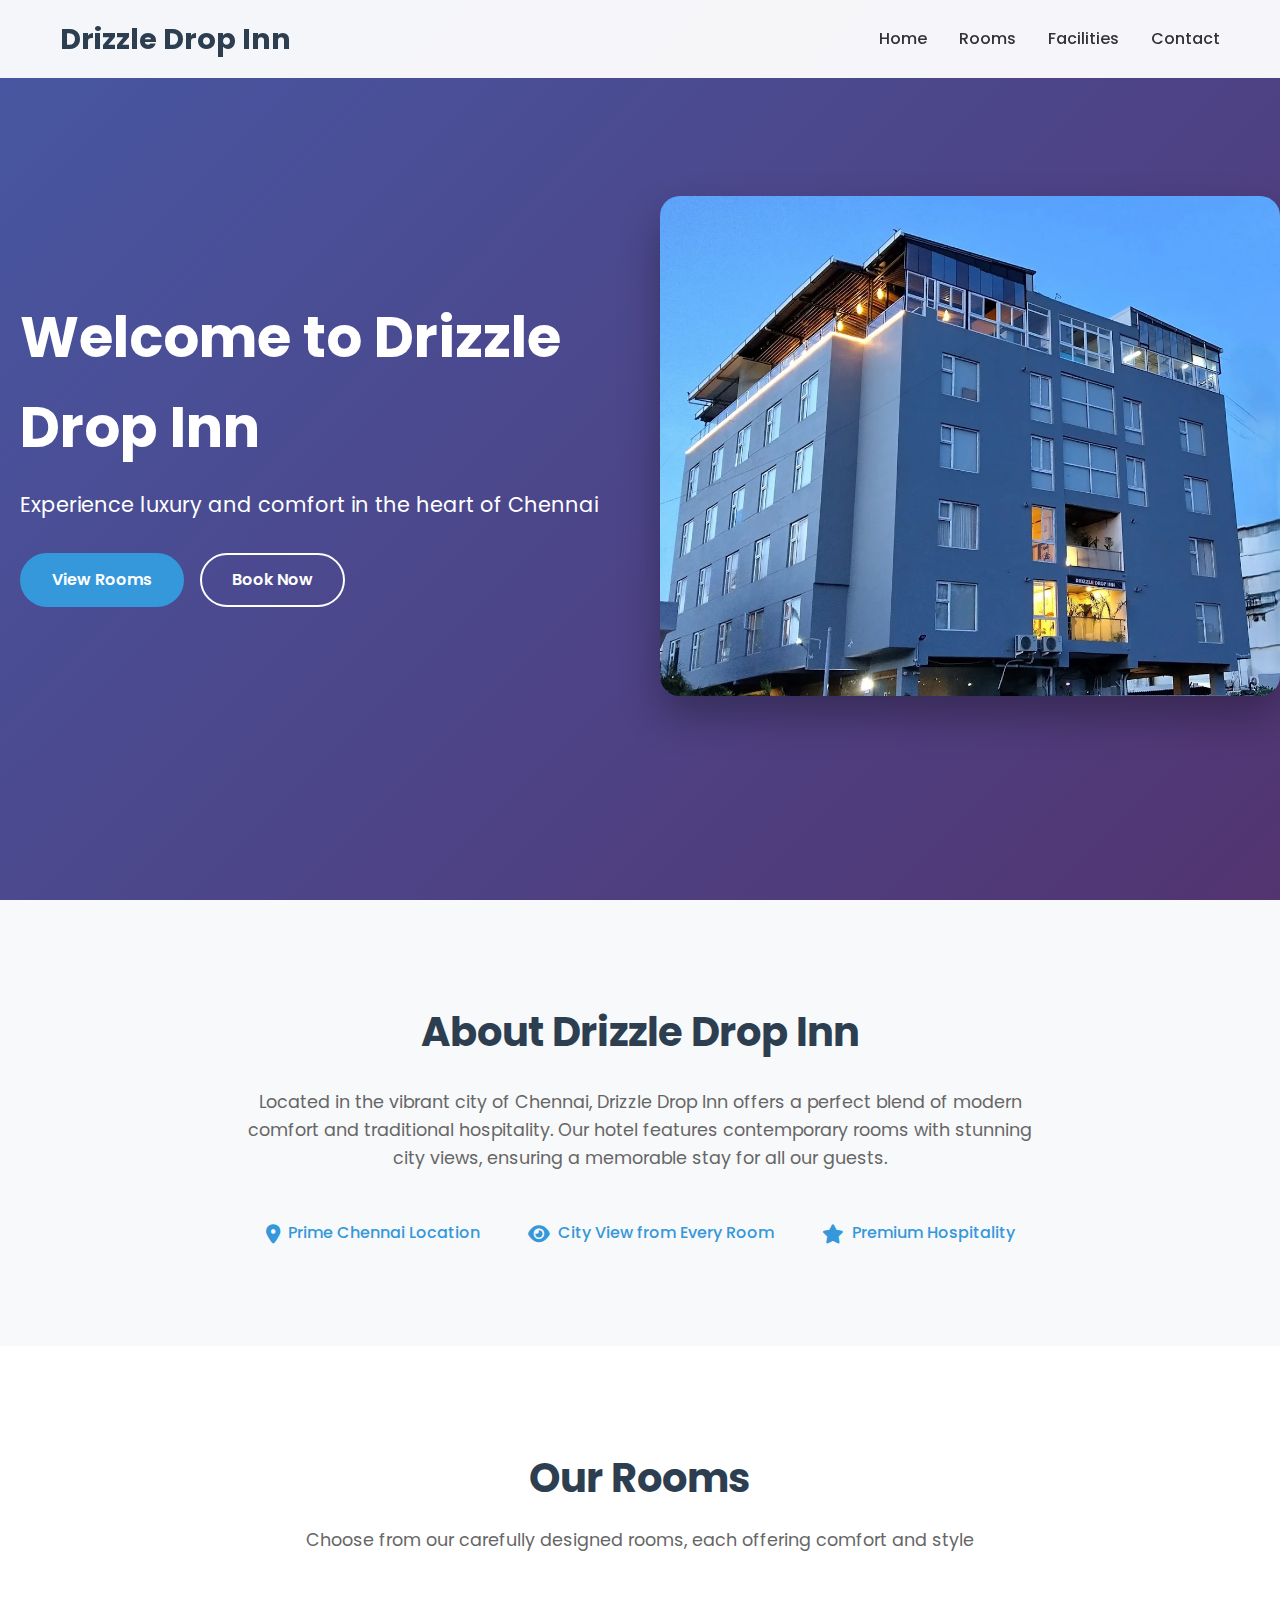
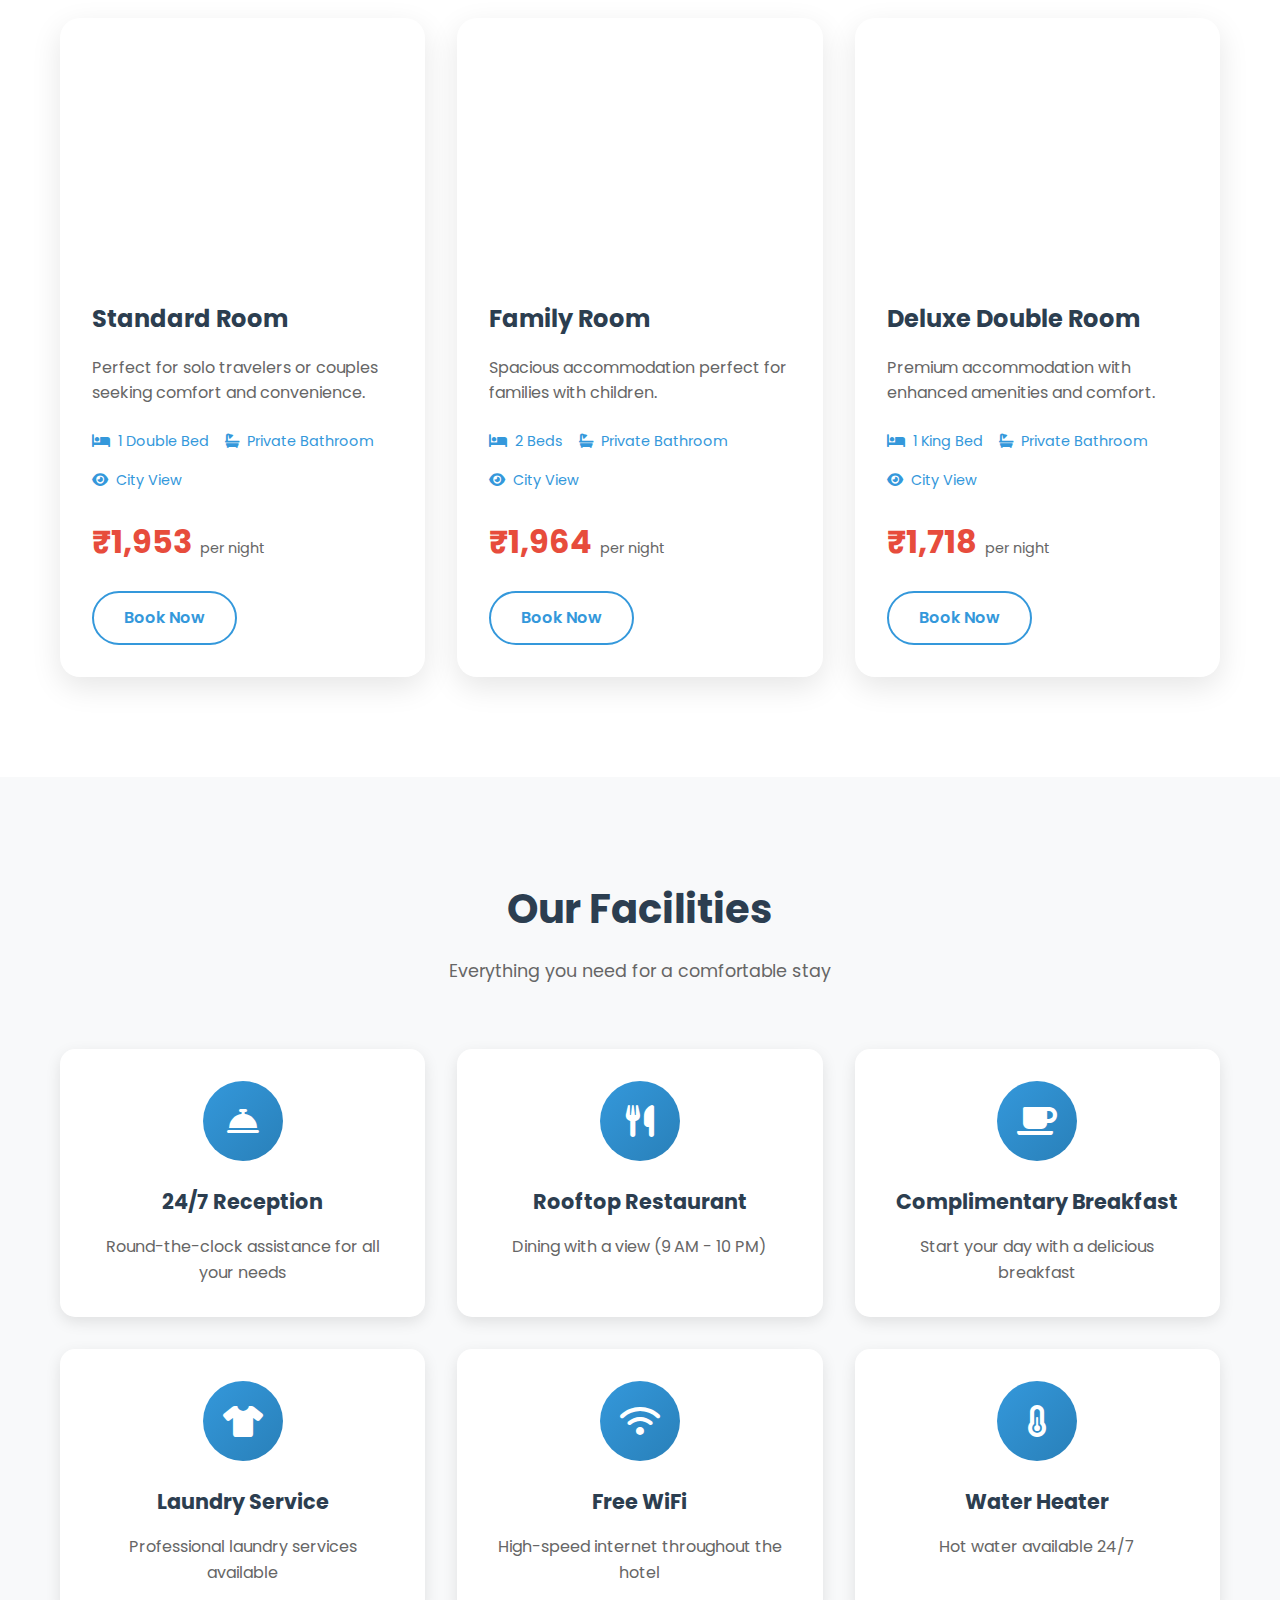
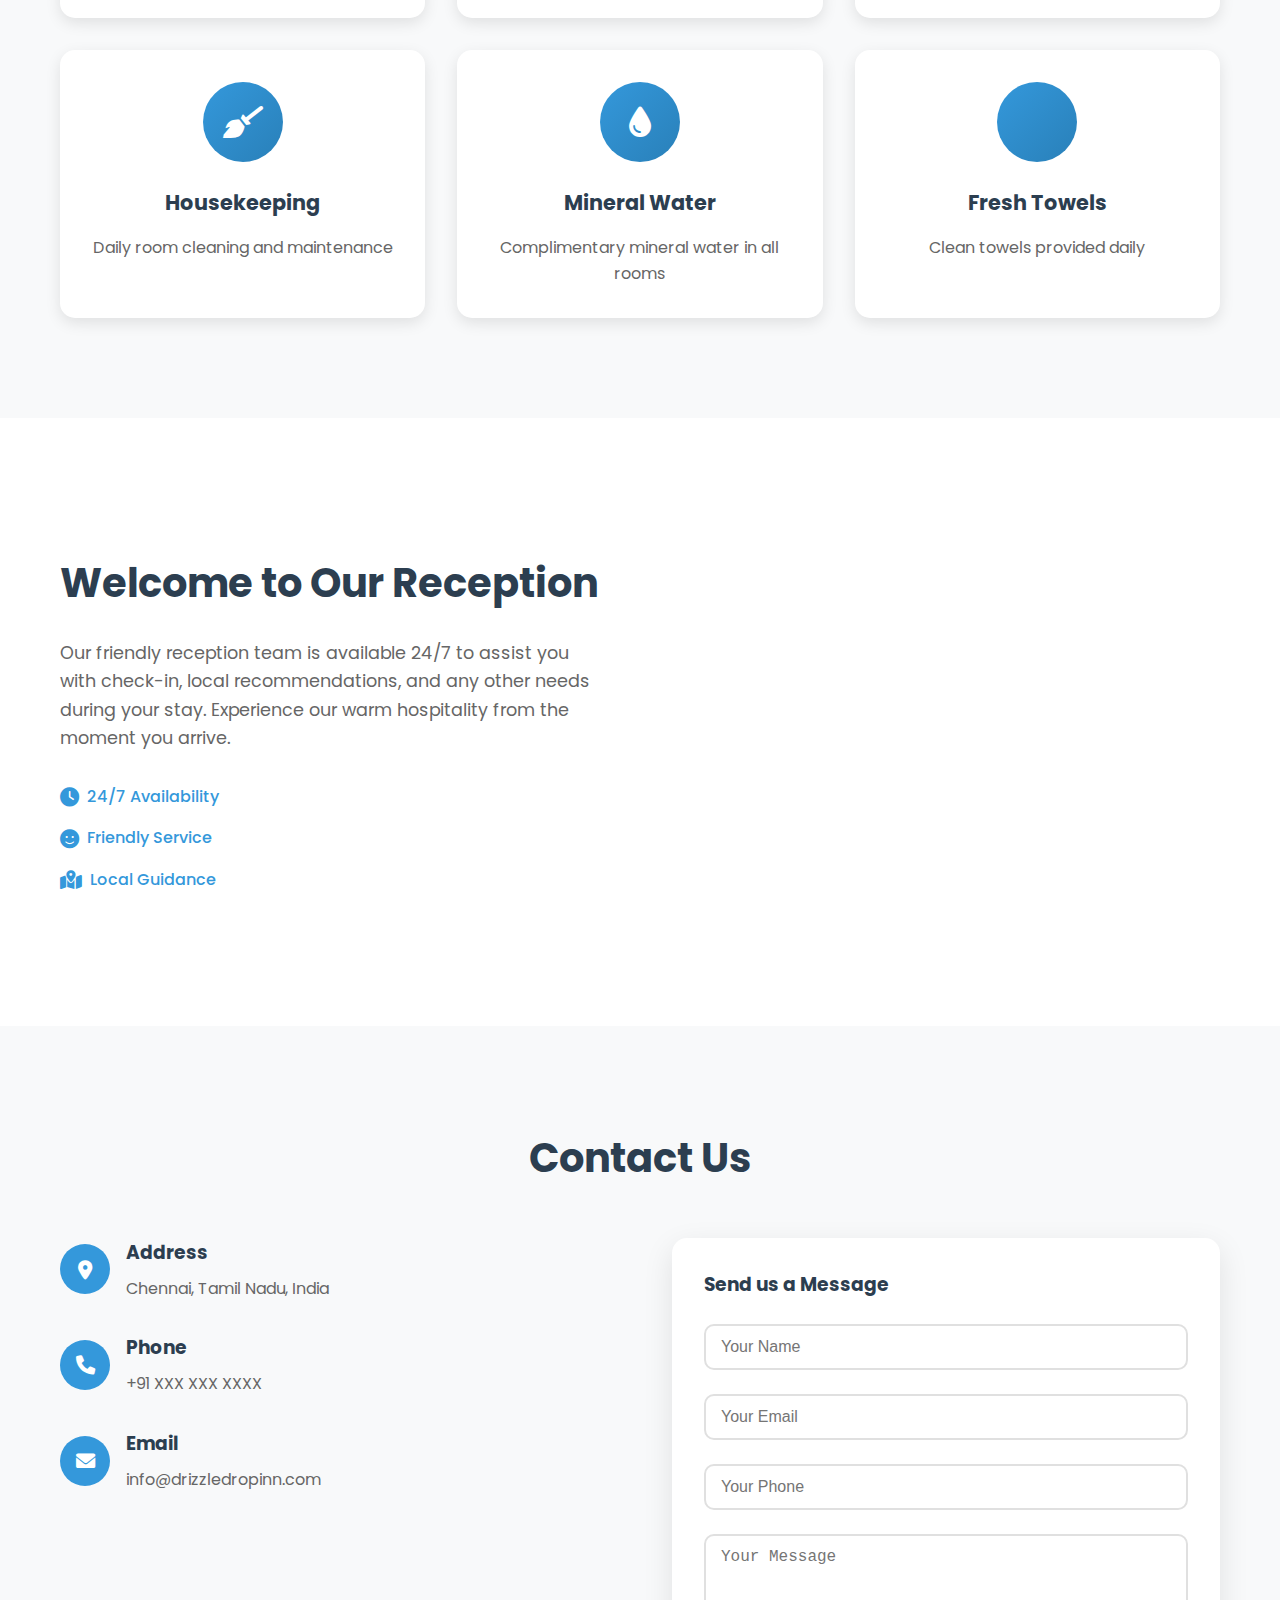
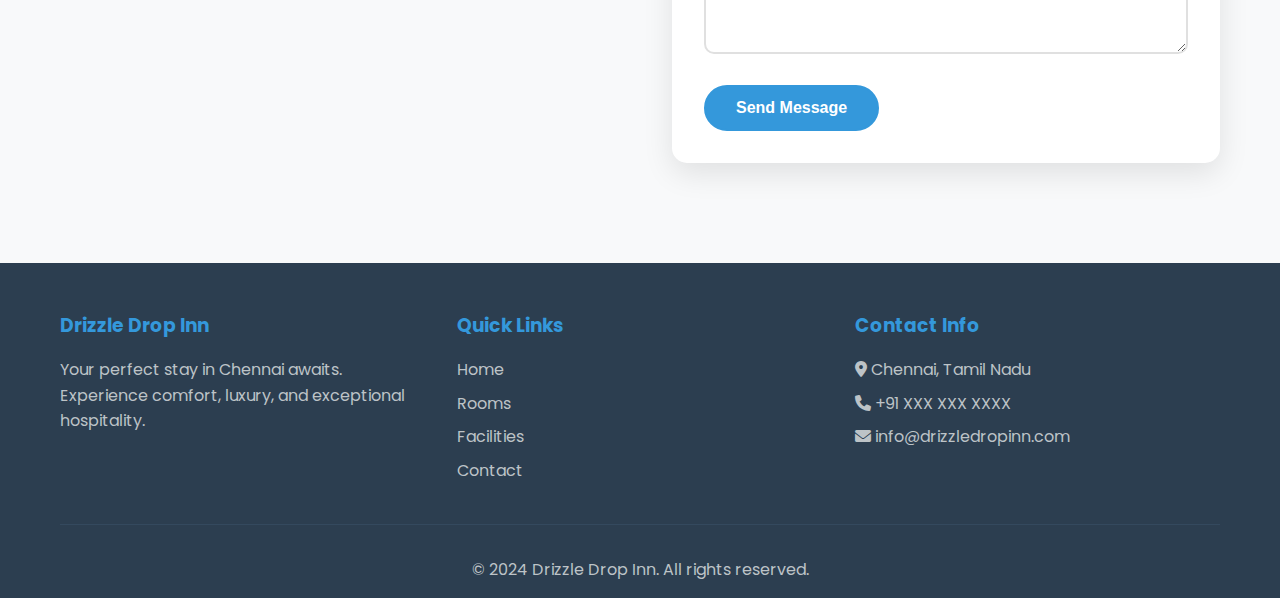
<file: index.html>
<!DOCTYPE html>
<html lang="en">
<head>
    <meta charset="UTF-8">
    <meta name="viewport" content="width=device-width, initial-scale=1.0">
    <title>Drizzle Drop Inn - Premium Hotel in Chennai</title>
    <link rel="stylesheet" href="styles.css">
    <link href="https://fonts.googleapis.com/css2?family=Poppins:wght@300;400;500;600;700&display=swap" rel="stylesheet">
    <link rel="stylesheet" href="https://cdnjs.cloudflare.com/ajax/libs/font-awesome/6.0.0/css/all.min.css">
</head>
<body>
    <!-- Navigation -->
    <nav class="navbar">
        <div class="nav-container">
            <div class="nav-logo">
                <h2>Drizzle Drop Inn</h2>
            </div>
            <ul class="nav-menu">
                <li class="nav-item">
                    <a href="#home" class="nav-link">Home</a>
                </li>
                <li class="nav-item">
                    <a href="#rooms" class="nav-link">Rooms</a>
                </li>
                <li class="nav-item">
                    <a href="#facilities" class="nav-link">Facilities</a>
                </li>
                <li class="nav-item">
                    <a href="#contact" class="nav-link">Contact</a>
                </li>
            </ul>
            <div class="hamburger">
                <span class="bar"></span>
                <span class="bar"></span>
                <span class="bar"></span>
            </div>
        </div>
    </nav>

    <!-- Hero Section -->
    <section id="home" class="hero">
        <div class="hero-content">
            <h1>Welcome to Drizzle Drop Inn</h1>
            <p>Experience luxury and comfort in the heart of Chennai</p>
            <div class="hero-buttons">
                <a href="#rooms" class="btn btn-primary">View Rooms</a>
                <a href="#contact" class="btn btn-secondary">Book Now</a>
            </div>
        </div>
        <div class="hero-image">
            <img src="drizzle1.jpg" alt="Drizzle Drop Inn Main Building" id="hero-img">
        </div>
    </section>

    <!-- About Section -->
    <section class="about">
        <div class="container">
            <div class="about-content">
                <h2>About Drizzle Drop Inn</h2>
                <p>Located in the vibrant city of Chennai, Drizzle Drop Inn offers a perfect blend of modern comfort and traditional hospitality. Our hotel features contemporary rooms with stunning city views, ensuring a memorable stay for all our guests.</p>
                <div class="about-features">
                    <div class="feature">
                        <i class="fas fa-map-marker-alt"></i>
                        <span>Prime Chennai Location</span>
                    </div>
                    <div class="feature">
                        <i class="fas fa-eye"></i>
                        <span>City View from Every Room</span>
                    </div>
                    <div class="feature">
                        <i class="fas fa-star"></i>
                        <span>Premium Hospitality</span>
                    </div>
                </div>
            </div>
        </div>
    </section>

    <!-- Rooms Section -->
    <section id="rooms" class="rooms">
        <div class="container">
            <h2>Our Rooms</h2>
            <p class="section-subtitle">Choose from our carefully designed rooms, each offering comfort and style</p>
            
            <div class="rooms-grid">
                <!-- Standard Room -->
                <div class="room-card">
                    <div class="room-image">
                        <img src="drizzle4.jpg" alt="Standard Room">
                        <div class="room-overlay">
                            <a href="standard-room.html" class="btn btn-primary">View Details</a>
                        </div>
                    </div>
                    <div class="room-content">
                        <h3>Standard Room</h3>
                        <p>Perfect for solo travelers or couples seeking comfort and convenience.</p>
                        <div class="room-features">
                            <span><i class="fas fa-bed"></i> 1 Double Bed</span>
                            <span><i class="fas fa-bath"></i> Private Bathroom</span>
                            <span><i class="fas fa-eye"></i> City View</span>
                        </div>
                        <div class="room-price">
                            <span class="price">₹1,953</span>
                            <span class="period">per night</span>
                        </div>
                        <a href="standard-room.html" class="btn btn-outline">Book Now</a>
                    </div>
                </div>

                <!-- Family Room -->
                <div class="room-card">
                    <div class="room-image">
                        <img src="drizzle5.jpg" alt="Family Room">
                        <div class="room-overlay">
                            <a href="family-room.html" class="btn btn-primary">View Details</a>
                        </div>
                    </div>
                    <div class="room-content">
                        <h3>Family Room</h3>
                        <p>Spacious accommodation perfect for families with children.</p>
                        <div class="room-features">
                            <span><i class="fas fa-bed"></i> 2 Beds</span>
                            <span><i class="fas fa-bath"></i> Private Bathroom</span>
                            <span><i class="fas fa-eye"></i> City View</span>
                        </div>
                        <div class="room-price">
                            <span class="price">₹1,964</span>
                            <span class="period">per night</span>
                        </div>
                        <a href="family-room.html" class="btn btn-outline">Book Now</a>
                    </div>
                </div>

                <!-- Deluxe Double Room -->
                <div class="room-card">
                    <div class="room-image">
                        <img src="drizzle3.jpg" alt="Deluxe Double Room">
                        <div class="room-overlay">
                            <a href="deluxe-room.html" class="btn btn-primary">View Details</a>
                        </div>
                    </div>
                    <div class="room-content">
                        <h3>Deluxe Double Room</h3>
                        <p>Premium accommodation with enhanced amenities and comfort.</p>
                        <div class="room-features">
                            <span><i class="fas fa-bed"></i> 1 King Bed</span>
                            <span><i class="fas fa-bath"></i> Private Bathroom</span>
                            <span><i class="fas fa-eye"></i> City View</span>
                        </div>
                        <div class="room-price">
                            <span class="price">₹1,718</span>
                            <span class="period">per night</span>
                        </div>
                        <a href="deluxe-room.html" class="btn btn-outline">Book Now</a>
                    </div>
                </div>
            </div>
        </div>
    </section>

    <!-- Facilities Section -->
    <section id="facilities" class="facilities">
        <div class="container">
            <h2>Our Facilities</h2>
            <p class="section-subtitle">Everything you need for a comfortable stay</p>
            
            <div class="facilities-grid">
                <div class="facility-card">
                    <div class="facility-icon">
                        <i class="fas fa-concierge-bell"></i>
                    </div>
                    <h3>24/7 Reception</h3>
                    <p>Round-the-clock assistance for all your needs</p>
                </div>

                <div class="facility-card">
                    <div class="facility-icon">
                        <i class="fas fa-utensils"></i>
                    </div>
                    <h3>Rooftop Restaurant</h3>
                    <p>Dining with a view (9 AM - 10 PM)</p>
                </div>

                <div class="facility-card">
                    <div class="facility-icon">
                        <i class="fas fa-coffee"></i>
                    </div>
                    <h3>Complimentary Breakfast</h3>
                    <p>Start your day with a delicious breakfast</p>
                </div>

                <div class="facility-card">
                    <div class="facility-icon">
                        <i class="fas fa-tshirt"></i>
                    </div>
                    <h3>Laundry Service</h3>
                    <p>Professional laundry services available</p>
                </div>

                <div class="facility-card">
                    <div class="facility-icon">
                        <i class="fas fa-wifi"></i>
                    </div>
                    <h3>Free WiFi</h3>
                    <p>High-speed internet throughout the hotel</p>
                </div>

                <div class="facility-card">
                    <div class="facility-icon">
                        <i class="fas fa-thermometer-half"></i>
                    </div>
                    <h3>Water Heater</h3>
                    <p>Hot water available 24/7</p>
                </div>

                <div class="facility-card">
                    <div class="facility-icon">
                        <i class="fas fa-broom"></i>
                    </div>
                    <h3>Housekeeping</h3>
                    <p>Daily room cleaning and maintenance</p>
                </div>

                <div class="facility-card">
                    <div class="facility-icon">
                        <i class="fas fa-tint"></i>
                    </div>
                    <h3>Mineral Water</h3>
                    <p>Complimentary mineral water in all rooms</p>
                </div>

                <div class="facility-card">
                    <div class="facility-icon">
                        <i class="fas fa-towel"></i>
                    </div>
                    <h3>Fresh Towels</h3>
                    <p>Clean towels provided daily</p>
                </div>
            </div>
        </div>
    </section>

    <!-- Reception Section -->
    <section class="reception">
        <div class="container">
            <div class="reception-content">
                <div class="reception-text">
                    <h2>Welcome to Our Reception</h2>
                    <p>Our friendly reception team is available 24/7 to assist you with check-in, local recommendations, and any other needs during your stay. Experience our warm hospitality from the moment you arrive.</p>
                    <div class="reception-features">
                        <div class="feature">
                            <i class="fas fa-clock"></i>
                            <span>24/7 Availability</span>
                        </div>
                        <div class="feature">
                            <i class="fas fa-smile"></i>
                            <span>Friendly Service</span>
                        </div>
                        <div class="feature">
                            <i class="fas fa-map-marked-alt"></i>
                            <span>Local Guidance</span>
                        </div>
                    </div>
                </div>
                <div class="reception-image">
                    <img src="drizzle2.jpg" alt="Hotel Reception">
                </div>
            </div>
        </div>
    </section>

    <!-- Contact Section -->
    <section id="contact" class="contact">
        <div class="container">
            <h2>Contact Us</h2>
            <div class="contact-content">
                <div class="contact-info">
                    <div class="contact-item">
                        <i class="fas fa-map-marker-alt"></i>
                        <div>
                            <h3>Address</h3>
                            <p>Chennai, Tamil Nadu, India</p>
                        </div>
                    </div>
                    <div class="contact-item">
                        <i class="fas fa-phone"></i>
                        <div>
                            <h3>Phone</h3>
                            <p>+91 XXX XXX XXXX</p>
                        </div>
                    </div>
                    <div class="contact-item">
                        <i class="fas fa-envelope"></i>
                        <div>
                            <h3>Email</h3>
                            <p>info@drizzledropinn.com</p>
                        </div>
                    </div>
                </div>
                <div class="contact-form">
                    <h3>Send us a Message</h3>
                    <form>
                        <div class="form-group">
                            <input type="text" placeholder="Your Name" required>
                        </div>
                        <div class="form-group">
                            <input type="email" placeholder="Your Email" required>
                        </div>
                        <div class="form-group">
                            <input type="tel" placeholder="Your Phone">
                        </div>
                        <div class="form-group">
                            <textarea placeholder="Your Message" rows="5" required></textarea>
                        </div>
                        <button type="submit" class="btn btn-primary">Send Message</button>
                    </form>
                </div>
            </div>
        </div>
    </section>

    <!-- Footer -->
    <footer class="footer">
        <div class="container">
            <div class="footer-content">
                <div class="footer-section">
                    <h3>Drizzle Drop Inn</h3>
                    <p>Your perfect stay in Chennai awaits. Experience comfort, luxury, and exceptional hospitality.</p>
                </div>
                <div class="footer-section">
                    <h3>Quick Links</h3>
                    <ul>
                        <li><a href="#home">Home</a></li>
                        <li><a href="#rooms">Rooms</a></li>
                        <li><a href="#facilities">Facilities</a></li>
                        <li><a href="#contact">Contact</a></li>
                    </ul>
                </div>
                <div class="footer-section">
                    <h3>Contact Info</h3>
                    <p><i class="fas fa-map-marker-alt"></i> Chennai, Tamil Nadu</p>
                    <p><i class="fas fa-phone"></i> +91 XXX XXX XXXX</p>
                    <p><i class="fas fa-envelope"></i> info@drizzledropinn.com</p>
                </div>
            </div>
            <div class="footer-bottom">
                <p>&copy; 2024 Drizzle Drop Inn. All rights reserved.</p>
            </div>
        </div>
    </footer>

    <script src="script.js"></script>
</body>
</html>
</file>
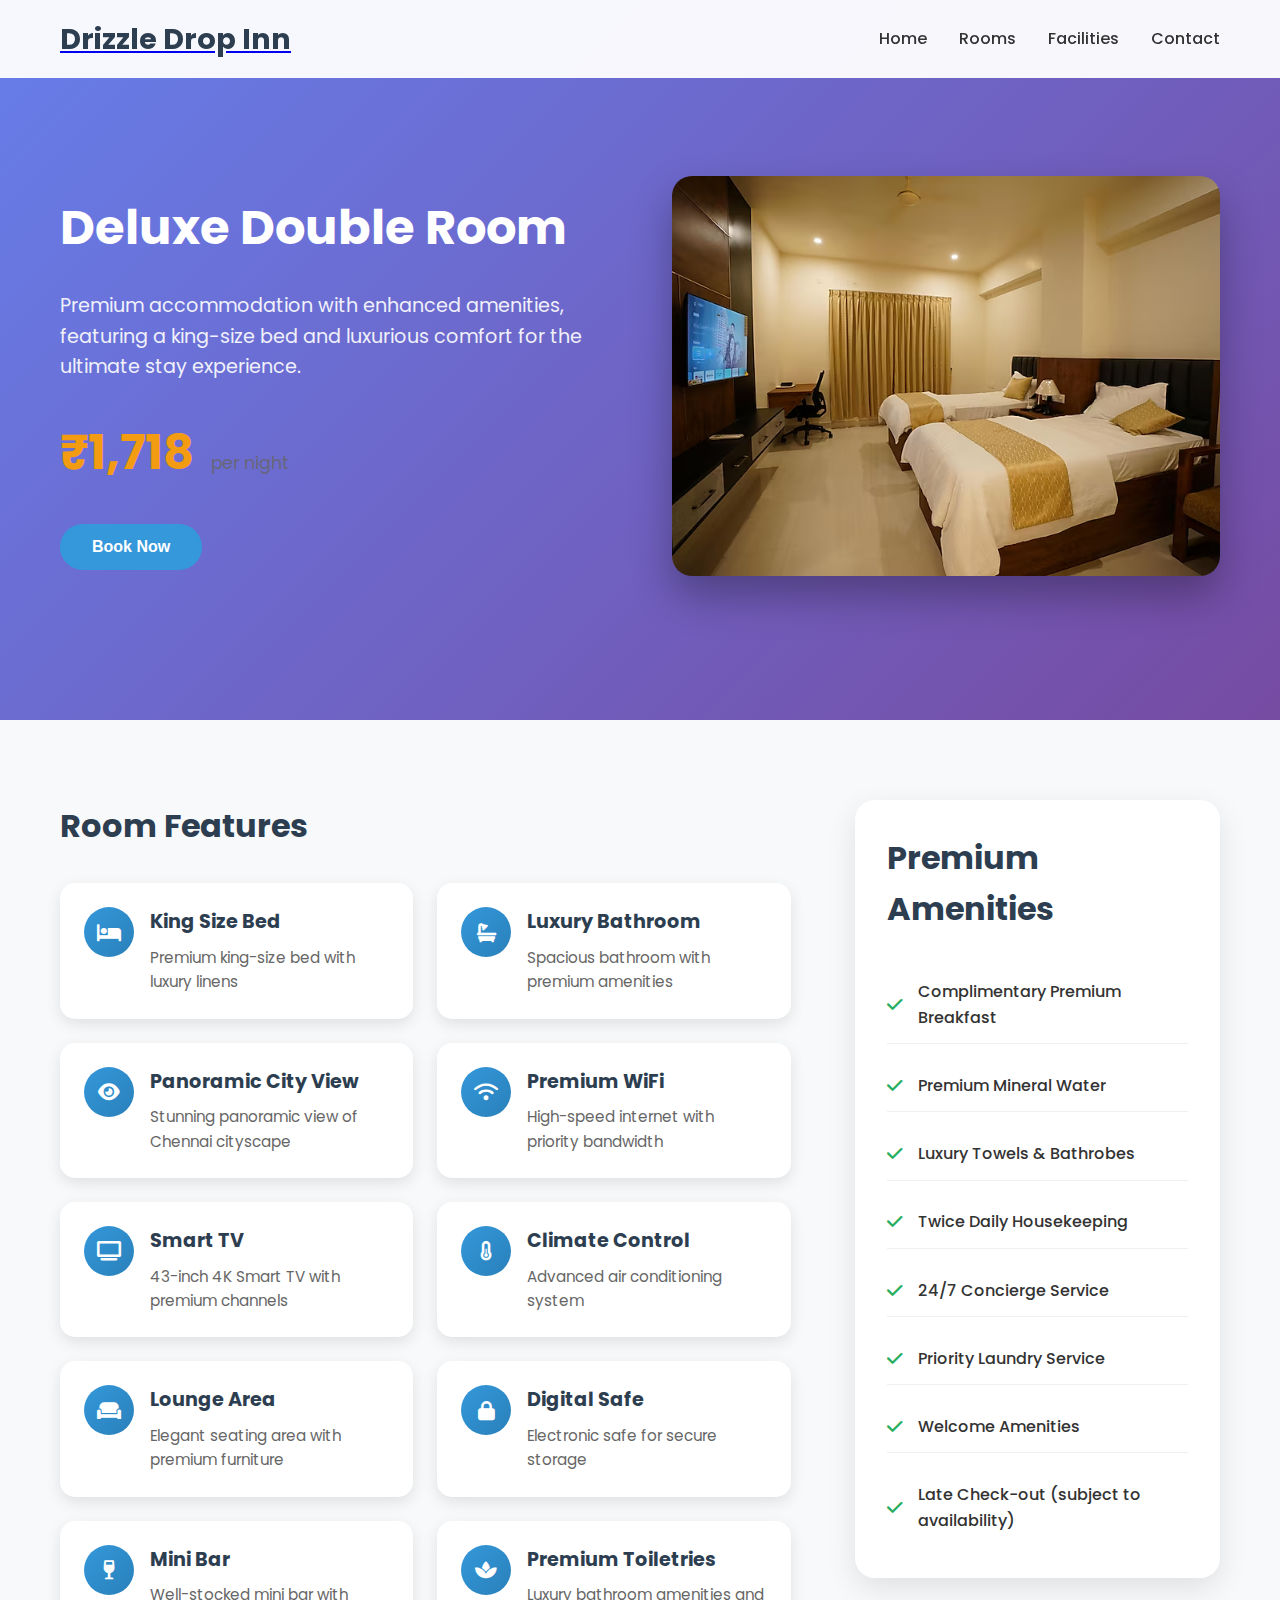
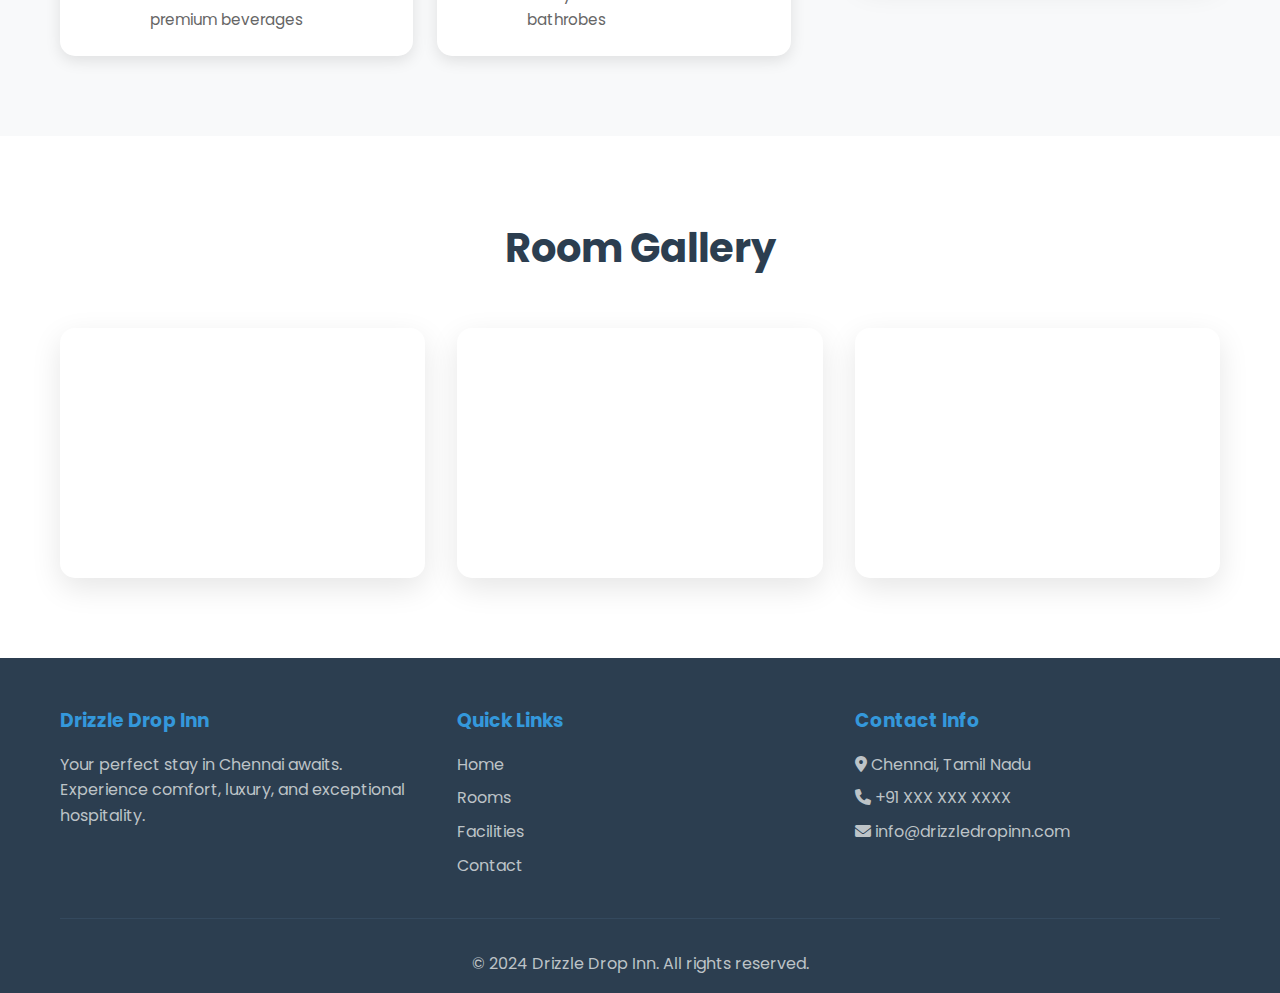
<file: deluxe-room.html>
<!DOCTYPE html>
<html lang="en">
<head>
    <meta charset="UTF-8">
    <meta name="viewport" content="width=device-width, initial-scale=1.0">
    <title>Deluxe Double Room - Drizzle Drop Inn</title>
    <link rel="stylesheet" href="styles.css">
    <link rel="stylesheet" href="room-styles.css">
    <link href="https://fonts.googleapis.com/css2?family=Poppins:wght@300;400;500;600;700&display=swap" rel="stylesheet">
    <link rel="stylesheet" href="https://cdnjs.cloudflare.com/ajax/libs/font-awesome/6.0.0/css/all.min.css">
</head>
<body>
    <!-- Navigation -->
    <nav class="navbar">
        <div class="nav-container">
            <div class="nav-logo">
                <a href="index.html"><h2>Drizzle Drop Inn</h2></a>
            </div>
            <ul class="nav-menu">
                <li class="nav-item">
                    <a href="index.html#home" class="nav-link">Home</a>
                </li>
                <li class="nav-item">
                    <a href="index.html#rooms" class="nav-link">Rooms</a>
                </li>
                <li class="nav-item">
                    <a href="index.html#facilities" class="nav-link">Facilities</a>
                </li>
                <li class="nav-item">
                    <a href="index.html#contact" class="nav-link">Contact</a>
                </li>
            </ul>
            <div class="hamburger">
                <span class="bar"></span>
                <span class="bar"></span>
                <span class="bar"></span>
            </div>
        </div>
    </nav>

    <!-- Room Hero Section -->
    <section class="room-hero">
        <div class="room-hero-content">
            <div class="room-hero-text">
                <h1>Deluxe Double Room</h1>
                <p>Premium accommodation with enhanced amenities, featuring a king-size bed and luxurious comfort for the ultimate stay experience.</p>
                <div class="room-price-large">
                    <span class="price">₹1,718</span>
                    <span class="period">per night</span>
                </div>
                <button class="btn btn-primary" onclick="openBookingModal()">Book Now</button>
            </div>
            <div class="room-hero-image">
                <img src="drizzle3.jpg" alt="Deluxe Double Room">
            </div>
        </div>
    </section>

    <!-- Room Details Section -->
    <section class="room-details">
        <div class="container">
            <div class="room-details-content">
                <div class="room-info">
                    <h2>Room Features</h2>
                    <div class="features-grid">
                        <div class="feature-item">
                            <i class="fas fa-bed"></i>
                            <div>
                                <h3>King Size Bed</h3>
                                <p>Premium king-size bed with luxury linens</p>
                            </div>
                        </div>
                        <div class="feature-item">
                            <i class="fas fa-bath"></i>
                            <div>
                                <h3>Luxury Bathroom</h3>
                                <p>Spacious bathroom with premium amenities</p>
                            </div>
                        </div>
                        <div class="feature-item">
                            <i class="fas fa-eye"></i>
                            <div>
                                <h3>Panoramic City View</h3>
                                <p>Stunning panoramic view of Chennai cityscape</p>
                            </div>
                        </div>
                        <div class="feature-item">
                            <i class="fas fa-wifi"></i>
                            <div>
                                <h3>Premium WiFi</h3>
                                <p>High-speed internet with priority bandwidth</p>
                            </div>
                        </div>
                        <div class="feature-item">
                            <i class="fas fa-tv"></i>
                            <div>
                                <h3>Smart TV</h3>
                                <p>43-inch 4K Smart TV with premium channels</p>
                            </div>
                        </div>
                        <div class="feature-item">
                            <i class="fas fa-thermometer-half"></i>
                            <div>
                                <h3>Climate Control</h3>
                                <p>Advanced air conditioning system</p>
                            </div>
                        </div>
                        <div class="feature-item">
                            <i class="fas fa-couch"></i>
                            <div>
                                <h3>Lounge Area</h3>
                                <p>Elegant seating area with premium furniture</p>
                            </div>
                        </div>
                        <div class="feature-item">
                            <i class="fas fa-lock"></i>
                            <div>
                                <h3>Digital Safe</h3>
                                <p>Electronic safe for secure storage</p>
                            </div>
                        </div>
                        <div class="feature-item">
                            <i class="fas fa-wine-glass"></i>
                            <div>
                                <h3>Mini Bar</h3>
                                <p>Well-stocked mini bar with premium beverages</p>
                            </div>
                        </div>
                        <div class="feature-item">
                            <i class="fas fa-spa"></i>
                            <div>
                                <h3>Premium Toiletries</h3>
                                <p>Luxury bathroom amenities and bathrobes</p>
                            </div>
                        </div>
                    </div>
                </div>

                <div class="room-amenities">
                    <h2>Premium Amenities</h2>
                    <div class="amenities-list">
                        <div class="amenity">
                            <i class="fas fa-check"></i>
                            <span>Complimentary Premium Breakfast</span>
                        </div>
                        <div class="amenity">
                            <i class="fas fa-check"></i>
                            <span>Premium Mineral Water</span>
                        </div>
                        <div class="amenity">
                            <i class="fas fa-check"></i>
                            <span>Luxury Towels & Bathrobes</span>
                        </div>
                        <div class="amenity">
                            <i class="fas fa-check"></i>
                            <span>Twice Daily Housekeeping</span>
                        </div>
                        <div class="amenity">
                            <i class="fas fa-check"></i>
                            <span>24/7 Concierge Service</span>
                        </div>
                        <div class="amenity">
                            <i class="fas fa-check"></i>
                            <span>Priority Laundry Service</span>
                        </div>
                        <div class="amenity">
                            <i class="fas fa-check"></i>
                            <span>Welcome Amenities</span>
                        </div>
                        <div class="amenity">
                            <i class="fas fa-check"></i>
                            <span>Late Check-out (subject to availability)</span>
                        </div>
                    </div>
                </div>
            </div>
        </div>
    </section>

    <!-- Room Gallery -->
    <section class="room-gallery">
        <div class="container">
            <h2>Room Gallery</h2>
            <div class="gallery-grid">
                <div class="gallery-item">
                    <img src="drizzle3.jpg" alt="Deluxe Room View">
                </div>
                <div class="gallery-item">
                    <img src="drizzle3.jpg" alt="Deluxe Room King Bed">
                </div>
                <div class="gallery-item">
                    <img src="drizzle3.jpg" alt="Deluxe Room Lounge">
                </div>
            </div>
        </div>
    </section>

    <!-- Booking Modal -->
    <div id="bookingModal" class="modal">
        <div class="modal-content">
            <span class="close" onclick="closeBookingModal()">&times;</span>
            <h2>Book Deluxe Double Room</h2>
            <form id="bookingForm">
                <div class="form-row">
                    <div class="form-group">
                        <label for="checkin">Check-in Date</label>
                        <input type="date" id="checkin" name="checkin" required>
                    </div>
                    <div class="form-group">
                        <label for="checkout">Check-out Date</label>
                        <input type="date" id="checkout" name="checkout" required>
                    </div>
                </div>
                <div class="form-row">
                    <div class="form-group">
                        <label for="guests">Number of Guests</label>
                        <select id="guests" name="guests" required>
                            <option value="1">1 Guest</option>
                            <option value="2">2 Guests</option>
                        </select>
                    </div>
                    <div class="form-group">
                        <label for="rooms">Number of Rooms</label>
                        <select id="rooms" name="rooms" required>
                            <option value="1">1 Room</option>
                        </select>
                    </div>
                </div>
                <div class="form-group">
                    <label for="name">Full Name</label>
                    <input type="text" id="name" name="name" required>
                </div>
                <div class="form-group">
                    <label for="email">Email</label>
                    <input type="email" id="email" name="email" required>
                </div>
                <div class="form-group">
                    <label for="phone">Phone Number</label>
                    <input type="tel" id="phone" name="phone" required>
                </div>
                
                <div class="booking-summary">
                    <h3>Booking Summary</h3>
                    <div class="summary-item">
                        <span>Deluxe Double Room</span>
                        <span>₹1,718/night</span>
                    </div>
                    <div class="summary-item">
                        <span>Nights</span>
                        <span id="nights">1</span>
                    </div>
                    <div class="summary-item total">
                        <span>Total</span>
                        <span id="total">₹1,718</span>
                    </div>
                </div>

                <div class="payment-section">
                    <h3>Payment Method</h3>
                    <div class="payment-options">
                        <div class="payment-option">
                            <input type="radio" id="gpay" name="payment" value="gpay" required>
                            <label for="gpay">
                                <i class="fab fa-google-pay"></i>
                                Google Pay
                            </label>
                        </div>
                        <div class="payment-option">
                            <input type="radio" id="card" name="payment" value="card" required>
                            <label for="card">
                                <i class="fas fa-credit-card"></i>
                                Credit/Debit Card
                            </label>
                        </div>
                    </div>
                </div>

                <button type="submit" class="btn btn-primary btn-large">Confirm Booking</button>
            </form>
        </div>
    </div>

    <!-- Footer -->
    <footer class="footer">
        <div class="container">
            <div class="footer-content">
                <div class="footer-section">
                    <h3>Drizzle Drop Inn</h3>
                    <p>Your perfect stay in Chennai awaits. Experience comfort, luxury, and exceptional hospitality.</p>
                </div>
                <div class="footer-section">
                    <h3>Quick Links</h3>
                    <ul>
                        <li><a href="index.html#home">Home</a></li>
                        <li><a href="index.html#rooms">Rooms</a></li>
                        <li><a href="index.html#facilities">Facilities</a></li>
                        <li><a href="index.html#contact">Contact</a></li>
                    </ul>
                </div>
                <div class="footer-section">
                    <h3>Contact Info</h3>
                    <p><i class="fas fa-map-marker-alt"></i> Chennai, Tamil Nadu</p>
                    <p><i class="fas fa-phone"></i> +91 XXX XXX XXXX</p>
                    <p><i class="fas fa-envelope"></i> info@drizzledropinn.com</p>
                </div>
            </div>
            <div class="footer-bottom">
                <p>&copy; 2024 Drizzle Drop Inn. All rights reserved.</p>
            </div>
        </div>
    </footer>

    <script src="script.js"></script>
    <script src="room-script.js"></script>
</body>
</html>
</file>
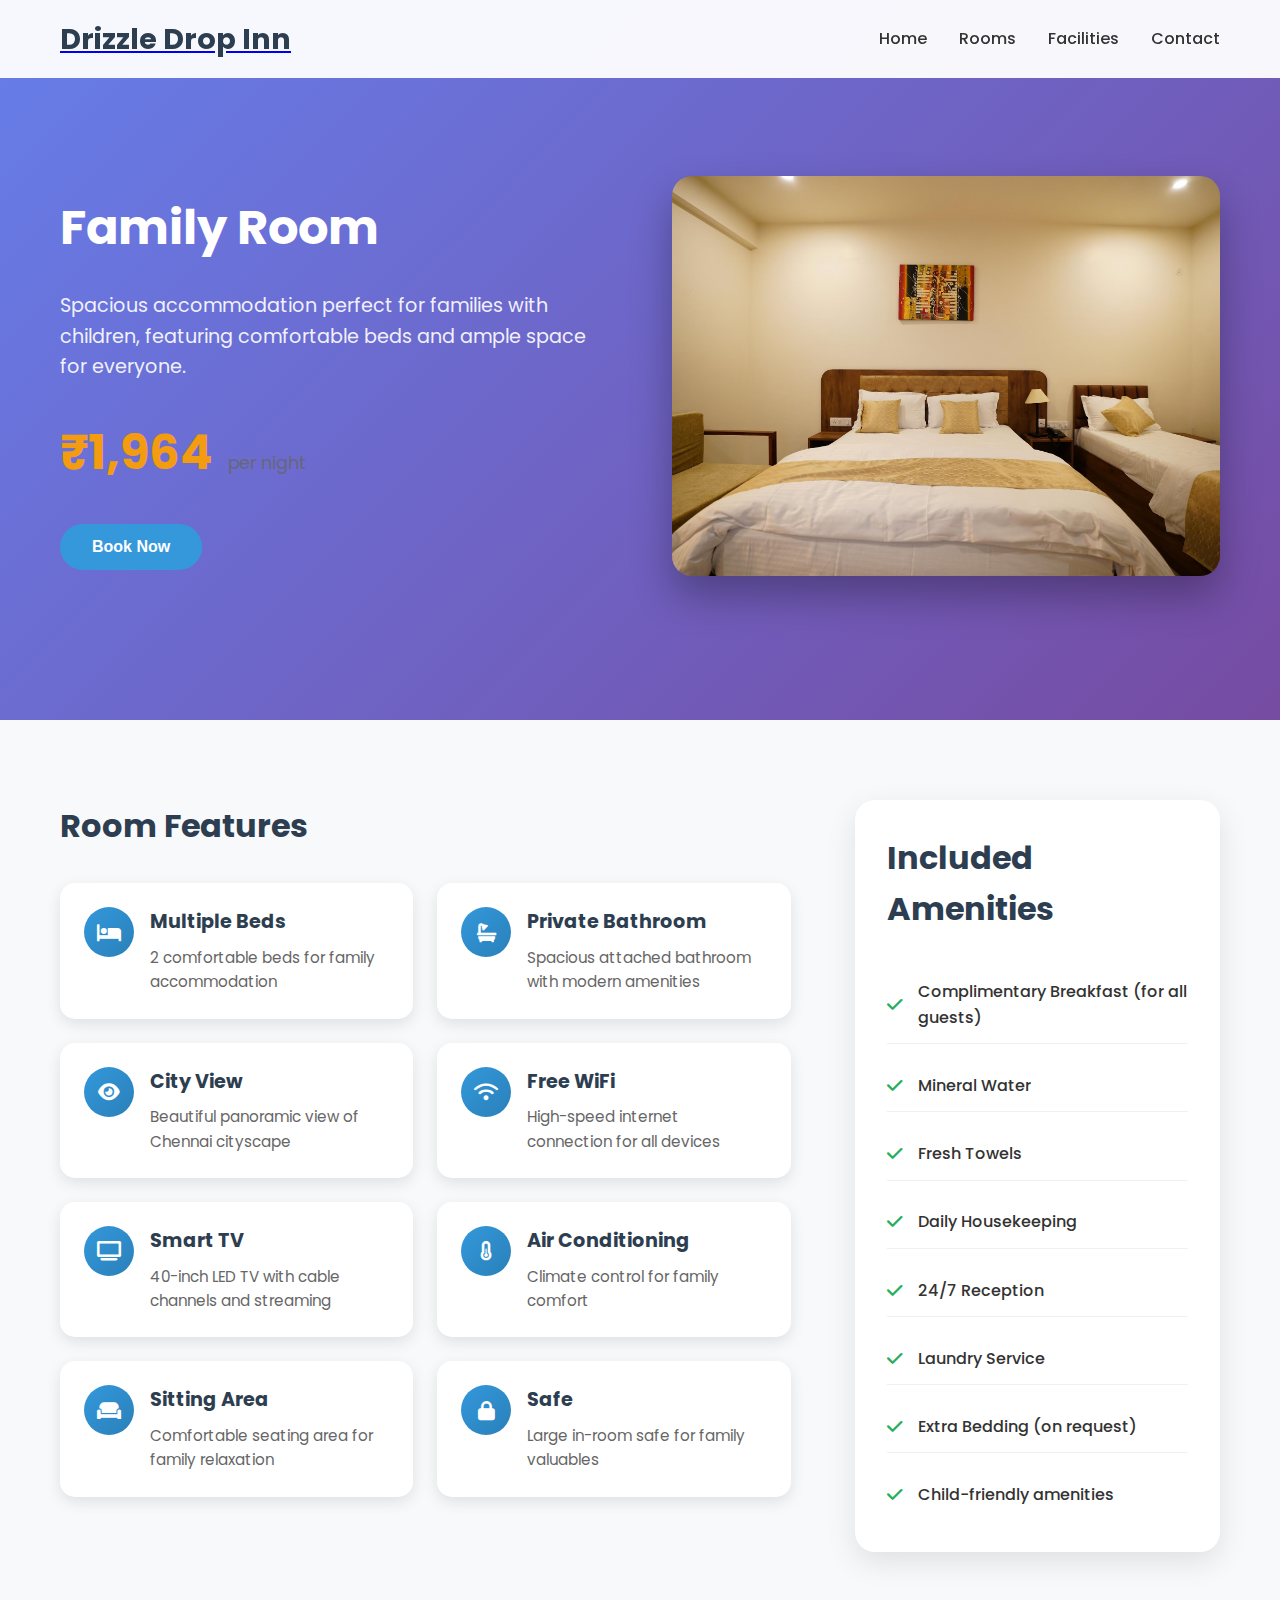
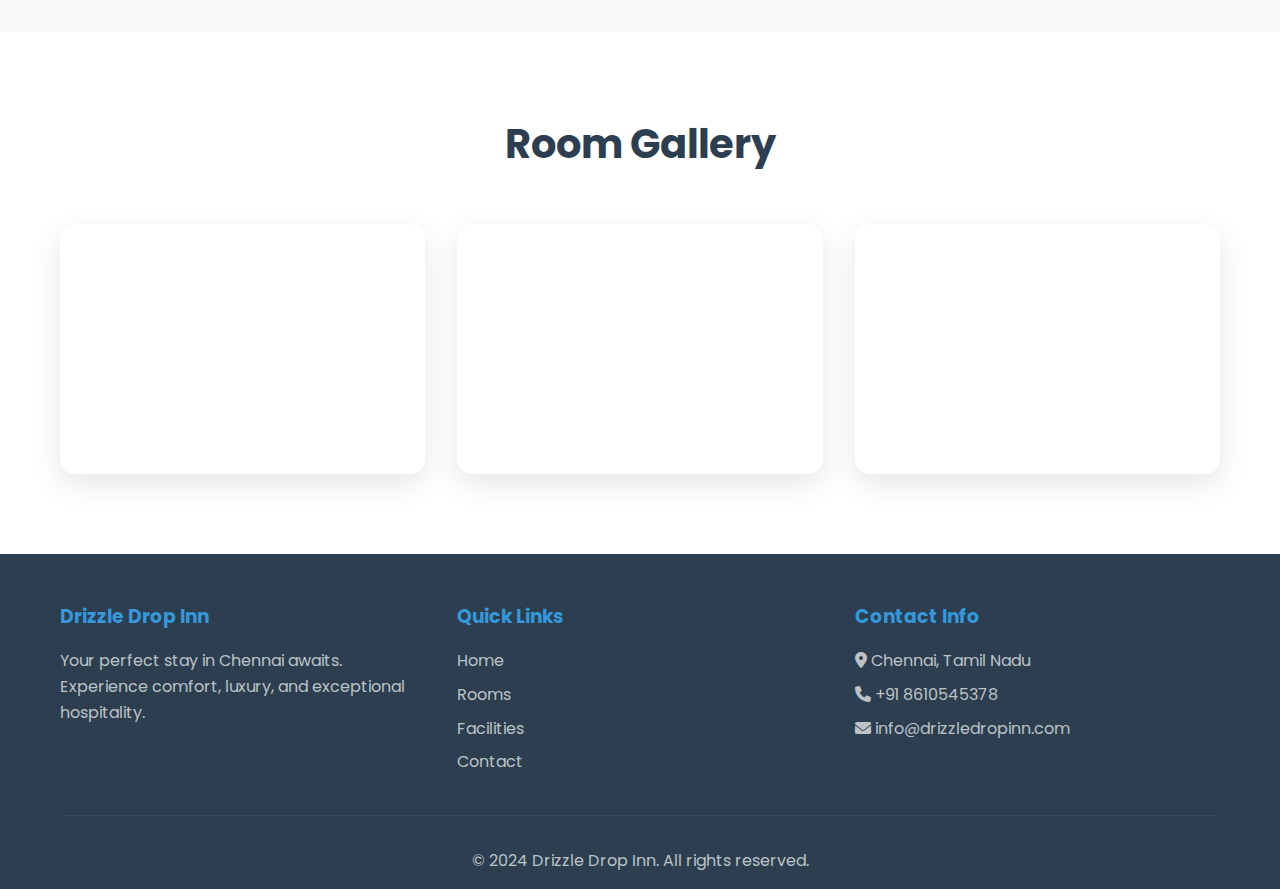
<file: family-room.html>
<!DOCTYPE html>
<html lang="en">
<head>
    <meta charset="UTF-8">
    <meta name="viewport" content="width=device-width, initial-scale=1.0">
    <title>Family Room - Drizzle Drop Inn</title>
    <link rel="stylesheet" href="styles.css">
    <link rel="stylesheet" href="room-styles.css">
    <link href="https://fonts.googleapis.com/css2?family=Poppins:wght@300;400;500;600;700&display=swap" rel="stylesheet">
    <link rel="stylesheet" href="https://cdnjs.cloudflare.com/ajax/libs/font-awesome/6.0.0/css/all.min.css">
</head>
<body>
    <!-- Navigation -->
    <nav class="navbar">
        <div class="nav-container">
            <div class="nav-logo">
                <a href="index.html"><h2>Drizzle Drop Inn</h2></a>
            </div>
            <ul class="nav-menu">
                <li class="nav-item">
                    <a href="index.html#home" class="nav-link">Home</a>
                </li>
                <li class="nav-item">
                    <a href="index.html#rooms" class="nav-link">Rooms</a>
                </li>
                <li class="nav-item">
                    <a href="index.html#facilities" class="nav-link">Facilities</a>
                </li>
                <li class="nav-item">
                    <a href="index.html#contact" class="nav-link">Contact</a>
                </li>
            </ul>
            <div class="hamburger">
                <span class="bar"></span>
                <span class="bar"></span>
                <span class="bar"></span>
            </div>
        </div>
    </nav>

    <!-- Room Hero Section -->
    <section class="room-hero">
        <div class="room-hero-content">
            <div class="room-hero-text">
                <h1>Family Room</h1>
                <p>Spacious accommodation perfect for families with children, featuring comfortable beds and ample space for everyone.</p>
                <div class="room-price-large">
                    <span class="price">₹1,964</span>
                    <span class="period">per night</span>
                </div>
                <button class="btn btn-primary" onclick="openBookingModal()">Book Now</button>
            </div>
            <div class="room-hero-image">
                <img src="drizzle5.jpg" alt="Family Room">
            </div>
        </div>
    </section>

    <!-- Room Details Section -->
    <section class="room-details">
        <div class="container">
            <div class="room-details-content">
                <div class="room-info">
                    <h2>Room Features</h2>
                    <div class="features-grid">
                        <div class="feature-item">
                            <i class="fas fa-bed"></i>
                            <div>
                                <h3>Multiple Beds</h3>
                                <p>2 comfortable beds for family accommodation</p>
                            </div>
                        </div>
                        <div class="feature-item">
                            <i class="fas fa-bath"></i>
                            <div>
                                <h3>Private Bathroom</h3>
                                <p>Spacious attached bathroom with modern amenities</p>
                            </div>
                        </div>
                        <div class="feature-item">
                            <i class="fas fa-eye"></i>
                            <div>
                                <h3>City View</h3>
                                <p>Beautiful panoramic view of Chennai cityscape</p>
                            </div>
                        </div>
                        <div class="feature-item">
                            <i class="fas fa-wifi"></i>
                            <div>
                                <h3>Free WiFi</h3>
                                <p>High-speed internet connection for all devices</p>
                            </div>
                        </div>
                        <div class="feature-item">
                            <i class="fas fa-tv"></i>
                            <div>
                                <h3>Smart TV</h3>
                                <p>40-inch LED TV with cable channels and streaming</p>
                            </div>
                        </div>
                        <div class="feature-item">
                            <i class="fas fa-thermometer-half"></i>
                            <div>
                                <h3>Air Conditioning</h3>
                                <p>Climate control for family comfort</p>
                            </div>
                        </div>
                        <div class="feature-item">
                            <i class="fas fa-couch"></i>
                            <div>
                                <h3>Sitting Area</h3>
                                <p>Comfortable seating area for family relaxation</p>
                            </div>
                        </div>
                        <div class="feature-item">
                            <i class="fas fa-lock"></i>
                            <div>
                                <h3>Safe</h3>
                                <p>Large in-room safe for family valuables</p>
                            </div>
                        </div>
                    </div>
                </div>

                <div class="room-amenities">
                    <h2>Included Amenities</h2>
                    <div class="amenities-list">
                        <div class="amenity">
                            <i class="fas fa-check"></i>
                            <span>Complimentary Breakfast (for all guests)</span>
                        </div>
                        <div class="amenity">
                            <i class="fas fa-check"></i>
                            <span>Mineral Water</span>
                        </div>
                        <div class="amenity">
                            <i class="fas fa-check"></i>
                            <span>Fresh Towels</span>
                        </div>
                        <div class="amenity">
                            <i class="fas fa-check"></i>
                            <span>Daily Housekeeping</span>
                        </div>
                        <div class="amenity">
                            <i class="fas fa-check"></i>
                            <span>24/7 Reception</span>
                        </div>
                        <div class="amenity">
                            <i class="fas fa-check"></i>
                            <span>Laundry Service</span>
                        </div>
                        <div class="amenity">
                            <i class="fas fa-check"></i>
                            <span>Extra Bedding (on request)</span>
                        </div>
                        <div class="amenity">
                            <i class="fas fa-check"></i>
                            <span>Child-friendly amenities</span>
                        </div>
                    </div>
                </div>
            </div>
        </div>
    </section>

    <!-- Room Gallery -->
    <section class="room-gallery">
        <div class="container">
            <h2>Room Gallery</h2>
            <div class="gallery-grid">
                <div class="gallery-item">
                    <img src="drizzle5.jpg" alt="Family Room View">
                </div>
                <div class="gallery-item">
                    <img src="drizzle5.jpg" alt="Family Room Beds">
                </div>
                <div class="gallery-item">
                    <img src="drizzle5.jpg" alt="Family Room Seating">
                </div>
            </div>
        </div>
    </section>

    <!-- Booking Modal -->
    <div id="bookingModal" class="modal">
        <div class="modal-content">
            <span class="close" onclick="closeBookingModal()">&times;</span>
            <h2>Book Family Room</h2>
            <form id="bookingForm">
                <div class="form-row">
                    <div class="form-group">
                        <label for="checkin">Check-in Date</label>
                        <input type="date" id="checkin" name="checkin" required>
                    </div>
                    <div class="form-group">
                        <label for="checkout">Check-out Date</label>
                        <input type="date" id="checkout" name="checkout" required>
                    </div>
                </div>
                <div class="form-row">
                    <div class="form-group">
                        <label for="guests">Number of Guests</label>
                        <select id="guests" name="guests" required>
                            <option value="2">2 Guests</option>
                            <option value="3">3 Guests</option>
                            <option value="4">4 Guests</option>
                            <option value="5">5 Guests</option>
                        </select>
                    </div>
                    <div class="form-group">
                        <label for="rooms">Number of Rooms</label>
                        <select id="rooms" name="rooms" required>
                            <option value="1">1 Room</option>
                        </select>
                    </div>
                </div>
                <div class="form-group">
                    <label for="name">Full Name</label>
                    <input type="text" id="name" name="name" required>
                </div>
                <div class="form-group">
                    <label for="email">Email</label>
                    <input type="email" id="email" name="email" required>
                </div>
                <div class="form-group">
                    <label for="phone">Phone Number</label>
                    <input type="tel" id="phone" name="phone" required>
                </div>
                
                <div class="booking-summary">
                    <h3>Booking Summary</h3>
                    <div class="summary-item">
                        <span>Family Room</span>
                        <span>₹1,964/night</span>
                    </div>
                    <div class="summary-item">
                        <span>Nights</span>
                        <span id="nights">1</span>
                    </div>
                    <div class="summary-item total">
                        <span>Total</span>
                        <span id="total">₹1,964</span>
                    </div>
                </div>

                <div class="payment-section">
                    <h3>Payment Method</h3>
                    <div class="payment-options">
                        <div class="payment-option">
                            <input type="radio" id="gpay" name="payment" value="gpay" required>
                            <label for="gpay">
                                <i class="fab fa-google-pay"></i>
                                Google Pay
                            </label>
                        </div>
                        <div class="payment-option">
                            <input type="radio" id="card" name="payment" value="card" required>
                            <label for="card">
                                <i class="fas fa-credit-card"></i>
                                Credit/Debit Card
                            </label>
                        </div>
                    </div>
                </div>

                <button type="submit" class="btn btn-primary btn-large">Confirm Booking</button>
            </form>
        </div>
    </div>

    <!-- Footer -->
    <footer class="footer">
        <div class="container">
            <div class="footer-content">
                <div class="footer-section">
                    <h3>Drizzle Drop Inn</h3>
                    <p>Your perfect stay in Chennai awaits. Experience comfort, luxury, and exceptional hospitality.</p>
                </div>
                <div class="footer-section">
                    <h3>Quick Links</h3>
                    <ul>
                        <li><a href="index.html#home">Home</a></li>
                        <li><a href="index.html#rooms">Rooms</a></li>
                        <li><a href="index.html#facilities">Facilities</a></li>
                        <li><a href="index.html#contact">Contact</a></li>
                    </ul>
                </div>
                <div class="footer-section">
                    <h3>Contact Info</h3>
                    <p><i class="fas fa-map-marker-alt"></i> Chennai, Tamil Nadu</p>
                    <p><i class="fas fa-phone"></i> +91 8610545378</p>
                    <p><i class="fas fa-envelope"></i> info@drizzledropinn.com</p>
                </div>
            </div>
            <div class="footer-bottom">
                <p>&copy; 2024 Drizzle Drop Inn. All rights reserved.</p>
            </div>
        </div>
    </footer>

    <script src="script.js"></script>
    <script src="room-script.js"></script>
</body>
</html>
</file>
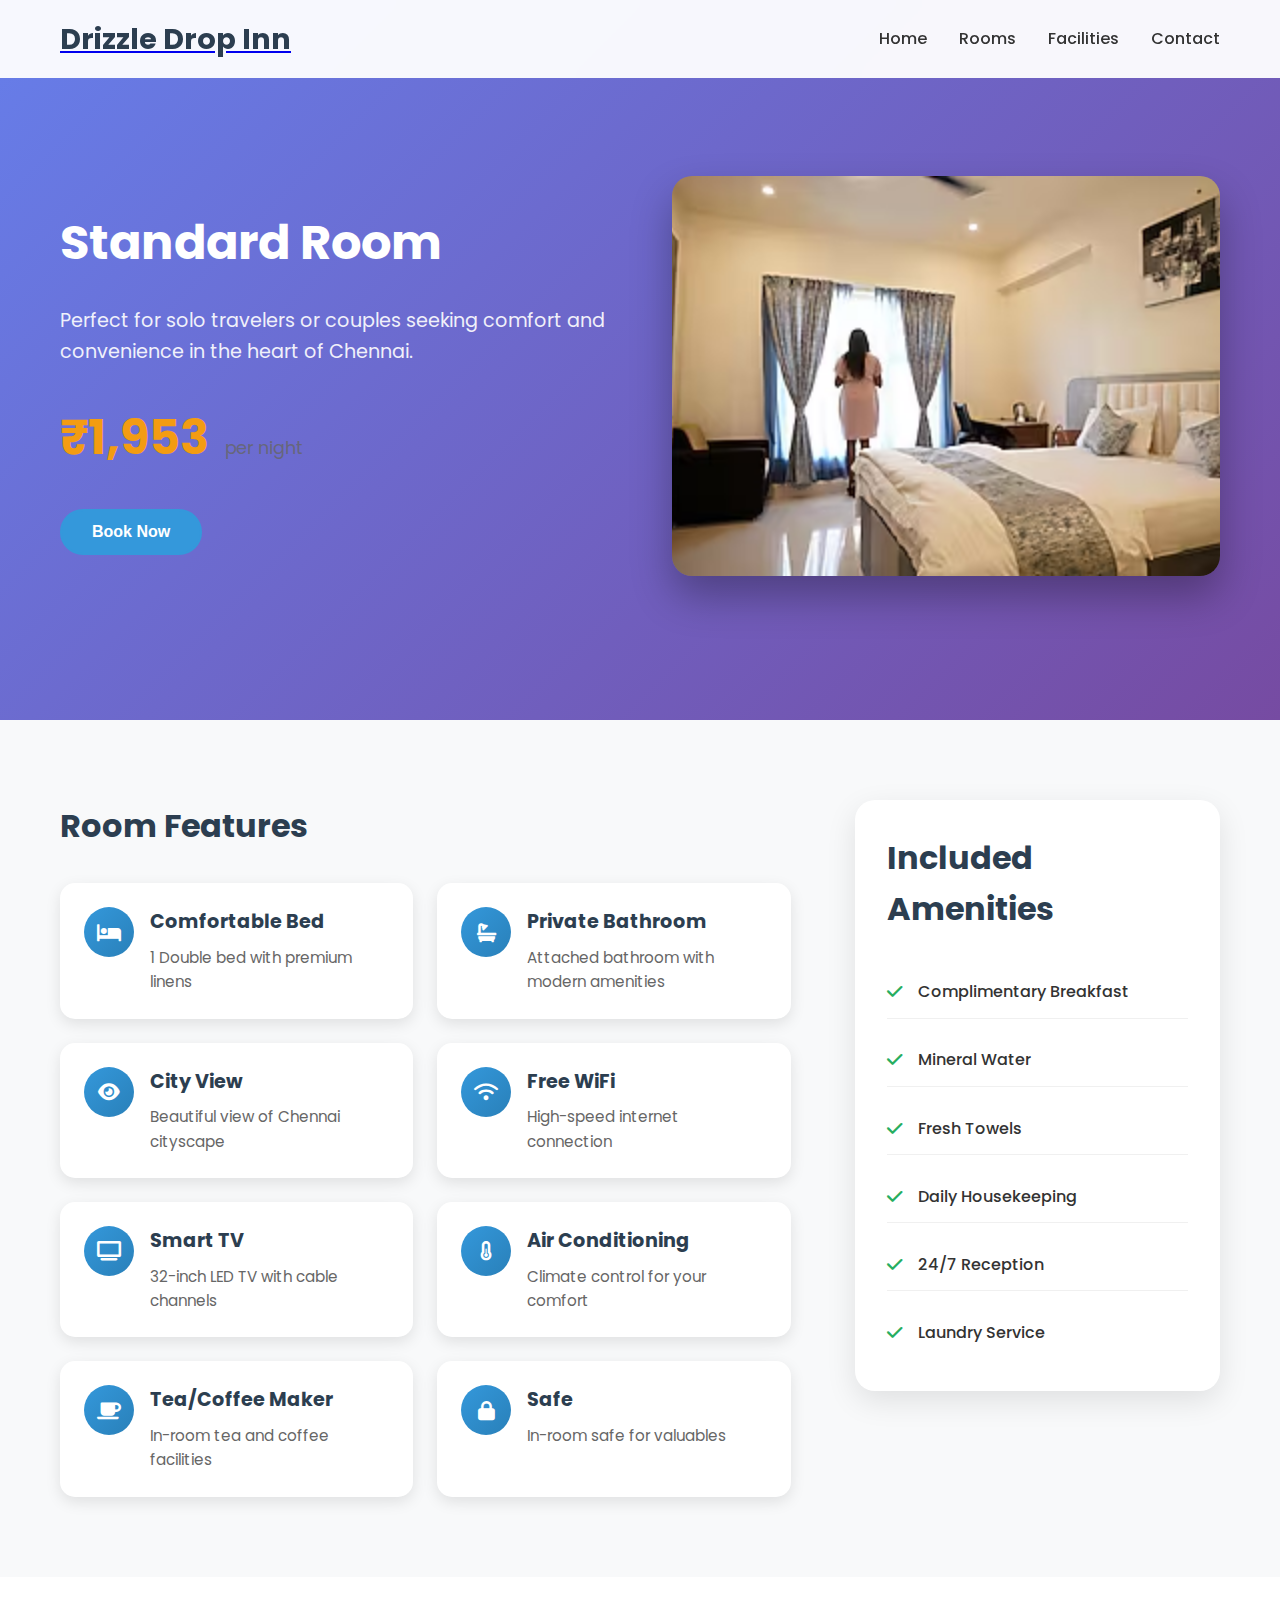
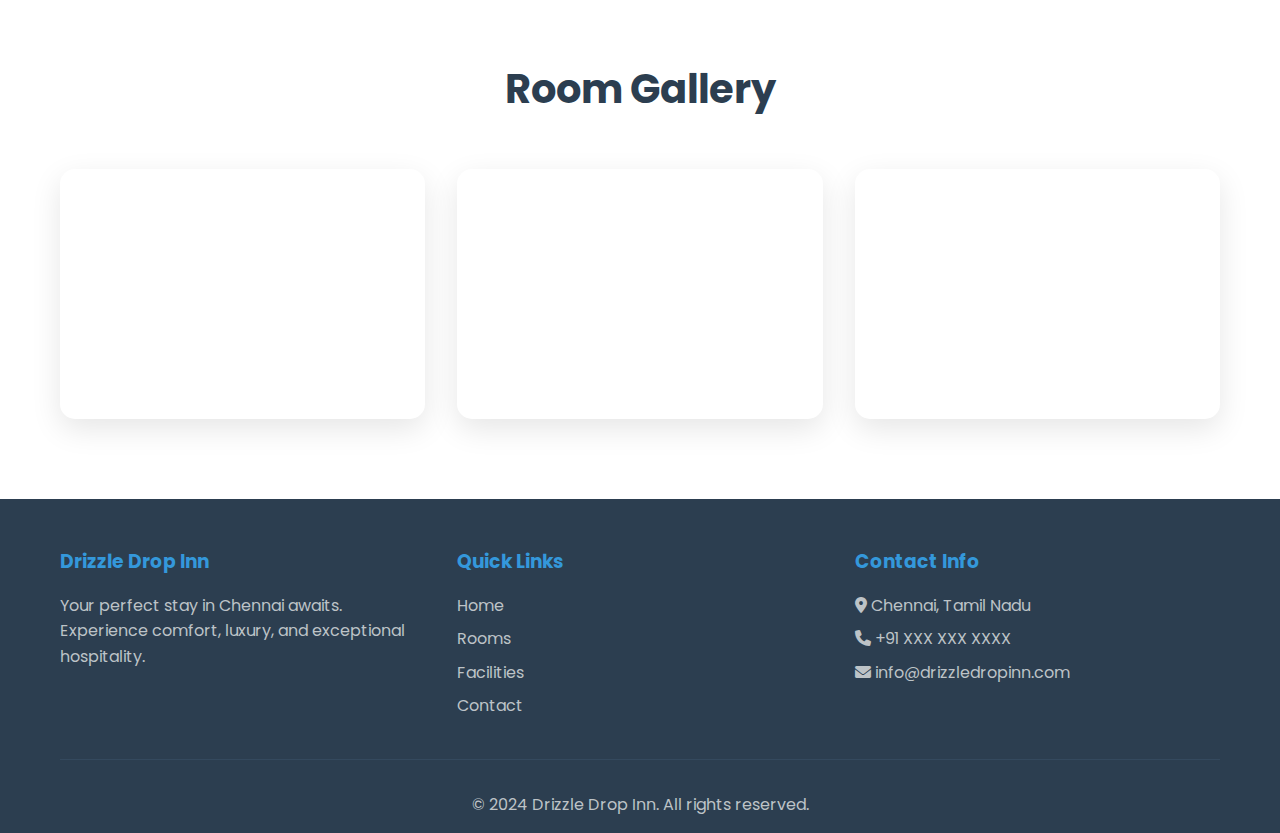
<file: standard-room.html>
<!DOCTYPE html>
<html lang="en">
<head>
    <meta charset="UTF-8">
    <meta name="viewport" content="width=device-width, initial-scale=1.0">
    <title>Standard Room - Drizzle Drop Inn</title>
    <link rel="stylesheet" href="styles.css">
    <link rel="stylesheet" href="room-styles.css">
    <link href="https://fonts.googleapis.com/css2?family=Poppins:wght@300;400;500;600;700&display=swap" rel="stylesheet">
    <link rel="stylesheet" href="https://cdnjs.cloudflare.com/ajax/libs/font-awesome/6.0.0/css/all.min.css">
</head>
<body>
    <!-- Navigation -->
    <nav class="navbar">
        <div class="nav-container">
            <div class="nav-logo">
                <a href="index.html"><h2>Drizzle Drop Inn</h2></a>
            </div>
            <ul class="nav-menu">
                <li class="nav-item">
                    <a href="index.html#home" class="nav-link">Home</a>
                </li>
                <li class="nav-item">
                    <a href="index.html#rooms" class="nav-link">Rooms</a>
                </li>
                <li class="nav-item">
                    <a href="index.html#facilities" class="nav-link">Facilities</a>
                </li>
                <li class="nav-item">
                    <a href="index.html#contact" class="nav-link">Contact</a>
                </li>
            </ul>
            <div class="hamburger">
                <span class="bar"></span>
                <span class="bar"></span>
                <span class="bar"></span>
            </div>
        </div>
    </nav>

    <!-- Room Hero Section -->
    <section class="room-hero">
        <div class="room-hero-content">
            <div class="room-hero-text">
                <h1>Standard Room</h1>
                <p>Perfect for solo travelers or couples seeking comfort and convenience in the heart of Chennai.</p>
                <div class="room-price-large">
                    <span class="price">₹1,953</span>
                    <span class="period">per night</span>
                </div>
                <button class="btn btn-primary" onclick="openBookingModal()">Book Now</button>
            </div>
            <div class="room-hero-image">
                <img src="drizzle4.jpg" alt="Standard Room">
            </div>
        </div>
    </section>

    <!-- Room Details Section -->
    <section class="room-details">
        <div class="container">
            <div class="room-details-content">
                <div class="room-info">
                    <h2>Room Features</h2>
                    <div class="features-grid">
                        <div class="feature-item">
                            <i class="fas fa-bed"></i>
                            <div>
                                <h3>Comfortable Bed</h3>
                                <p>1 Double bed with premium linens</p>
                            </div>
                        </div>
                        <div class="feature-item">
                            <i class="fas fa-bath"></i>
                            <div>
                                <h3>Private Bathroom</h3>
                                <p>Attached bathroom with modern amenities</p>
                            </div>
                        </div>
                        <div class="feature-item">
                            <i class="fas fa-eye"></i>
                            <div>
                                <h3>City View</h3>
                                <p>Beautiful view of Chennai cityscape</p>
                            </div>
                        </div>
                        <div class="feature-item">
                            <i class="fas fa-wifi"></i>
                            <div>
                                <h3>Free WiFi</h3>
                                <p>High-speed internet connection</p>
                            </div>
                        </div>
                        <div class="feature-item">
                            <i class="fas fa-tv"></i>
                            <div>
                                <h3>Smart TV</h3>
                                <p>32-inch LED TV with cable channels</p>
                            </div>
                        </div>
                        <div class="feature-item">
                            <i class="fas fa-thermometer-half"></i>
                            <div>
                                <h3>Air Conditioning</h3>
                                <p>Climate control for your comfort</p>
                            </div>
                        </div>
                        <div class="feature-item">
                            <i class="fas fa-coffee"></i>
                            <div>
                                <h3>Tea/Coffee Maker</h3>
                                <p>In-room tea and coffee facilities</p>
                            </div>
                        </div>
                        <div class="feature-item">
                            <i class="fas fa-lock"></i>
                            <div>
                                <h3>Safe</h3>
                                <p>In-room safe for valuables</p>
                            </div>
                        </div>
                    </div>
                </div>

                <div class="room-amenities">
                    <h2>Included Amenities</h2>
                    <div class="amenities-list">
                        <div class="amenity">
                            <i class="fas fa-check"></i>
                            <span>Complimentary Breakfast</span>
                        </div>
                        <div class="amenity">
                            <i class="fas fa-check"></i>
                            <span>Mineral Water</span>
                        </div>
                        <div class="amenity">
                            <i class="fas fa-check"></i>
                            <span>Fresh Towels</span>
                        </div>
                        <div class="amenity">
                            <i class="fas fa-check"></i>
                            <span>Daily Housekeeping</span>
                        </div>
                        <div class="amenity">
                            <i class="fas fa-check"></i>
                            <span>24/7 Reception</span>
                        </div>
                        <div class="amenity">
                            <i class="fas fa-check"></i>
                            <span>Laundry Service</span>
                        </div>
                    </div>
                </div>
            </div>
        </div>
    </section>

    <!-- Room Gallery -->
    <section class="room-gallery">
        <div class="container">
            <h2>Room Gallery</h2>
            <div class="gallery-grid">
                <div class="gallery-item">
                    <img src="drizzle4.jpg" alt="Standard Room View">
                </div>
                <div class="gallery-item">
                    <img src="drizzle4.jpg" alt="Standard Room Bed">
                </div>
                <div class="gallery-item">
                    <img src="drizzle4.jpg" alt="Standard Room Bathroom">
                </div>
            </div>
        </div>
    </section>

    <!-- Booking Modal -->
    <div id="bookingModal" class="modal">
        <div class="modal-content">
            <span class="close" onclick="closeBookingModal()">&times;</span>
            <h2>Book Standard Room</h2>
            <form id="bookingForm">
                <div class="form-row">
                    <div class="form-group">
                        <label for="checkin">Check-in Date</label>
                        <input type="date" id="checkin" name="checkin" required>
                    </div>
                    <div class="form-group">
                        <label for="checkout">Check-out Date</label>
                        <input type="date" id="checkout" name="checkout" required>
                    </div>
                </div>
                <div class="form-row">
                    <div class="form-group">
                        <label for="guests">Number of Guests</label>
                        <select id="guests" name="guests" required>
                            <option value="1">1 Guest</option>
                            <option value="2">2 Guests</option>
                        </select>
                    </div>
                    <div class="form-group">
                        <label for="rooms">Number of Rooms</label>
                        <select id="rooms" name="rooms" required>
                            <option value="1">1 Room</option>
                        </select>
                    </div>
                </div>
                <div class="form-group">
                    <label for="name">Full Name</label>
                    <input type="text" id="name" name="name" required>
                </div>
                <div class="form-group">
                    <label for="email">Email</label>
                    <input type="email" id="email" name="email" required>
                </div>
                <div class="form-group">
                    <label for="phone">Phone Number</label>
                    <input type="tel" id="phone" name="phone" required>
                </div>
                
                <div class="booking-summary">
                    <h3>Booking Summary</h3>
                    <div class="summary-item">
                        <span>Standard Room</span>
                        <span>₹1,953/night</span>
                    </div>
                    <div class="summary-item">
                        <span>Nights</span>
                        <span id="nights">1</span>
                    </div>
                    <div class="summary-item total">
                        <span>Total</span>
                        <span id="total">₹1,953</span>
                    </div>
                </div>

                <div class="payment-section">
                    <h3>Payment Method</h3>
                    <div class="payment-options">
                        <div class="payment-option">
                            <input type="radio" id="gpay" name="payment" value="gpay" required>
                            <label for="gpay">
                                <i class="fab fa-google-pay"></i>
                                Google Pay
                            </label>
                        </div>
                        <div class="payment-option">
                            <input type="radio" id="card" name="payment" value="card" required>
                            <label for="card">
                                <i class="fas fa-credit-card"></i>
                                Credit/Debit Card
                            </label>
                        </div>
                    </div>
                </div>

                <button type="submit" class="btn btn-primary btn-large">Confirm Booking</button>
            </form>
        </div>
    </div>

    <!-- Footer -->
    <footer class="footer">
        <div class="container">
            <div class="footer-content">
                <div class="footer-section">
                    <h3>Drizzle Drop Inn</h3>
                    <p>Your perfect stay in Chennai awaits. Experience comfort, luxury, and exceptional hospitality.</p>
                </div>
                <div class="footer-section">
                    <h3>Quick Links</h3>
                    <ul>
                        <li><a href="index.html#home">Home</a></li>
                        <li><a href="index.html#rooms">Rooms</a></li>
                        <li><a href="index.html#facilities">Facilities</a></li>
                        <li><a href="index.html#contact">Contact</a></li>
                    </ul>
                </div>
                <div class="footer-section">
                    <h3>Contact Info</h3>
                    <p><i class="fas fa-map-marker-alt"></i> Chennai, Tamil Nadu</p>
                    <p><i class="fas fa-phone"></i> +91 XXX XXX XXXX</p>
                    <p><i class="fas fa-envelope"></i> info@drizzledropinn.com</p>
                </div>
            </div>
            <div class="footer-bottom">
                <p>&copy; 2024 Drizzle Drop Inn. All rights reserved.</p>
            </div>
        </div>
    </footer>

    <script src="script.js"></script>
    <script src="room-script.js"></script>
</body>
</html>
</file>
<file: room-styles.css>
/* Room Page Specific Styles */

/* Room Hero Section */
.room-hero {
    padding: 120px 0 80px;
    background: linear-gradient(135deg, #667eea 0%, #764ba2 100%);
    color: white;
    min-height: 80vh;
    display: flex;
    align-items: center;
}

.room-hero-content {
    max-width: 1200px;
    margin: 0 auto;
    padding: 0 20px;
    display: grid;
    grid-template-columns: 1fr 1fr;
    gap: 4rem;
    align-items: center;
}

.room-hero-text h1 {
    font-size: 3rem;
    font-weight: 700;
    margin-bottom: 1.5rem;
    color: white;
}

.room-hero-text p {
    font-size: 1.2rem;
    margin-bottom: 2rem;
    opacity: 0.9;
}

.room-price-large {
    display: flex;
    align-items: baseline;
    gap: 1rem;
    margin-bottom: 2rem;
}

.room-price-large .price {
    font-size: 3rem;
    font-weight: 700;
    color: #f39c12;
}

.room-price-large .period {
    font-size: 1.1rem;
    opacity: 0.8;
}

.room-hero-image img {
    width: 100%;
    height: 400px;
    object-fit: cover;
    border-radius: 20px;
    box-shadow: 0 20px 40px rgba(0, 0, 0, 0.3);
}

/* Room Details Section */
.room-details {
    padding: 80px 0;
    background: #f8f9fa;
}

.room-details-content {
    display: grid;
    grid-template-columns: 2fr 1fr;
    gap: 4rem;
}

.room-info h2,
.room-amenities h2 {
    font-size: 2rem;
    margin-bottom: 2rem;
    color: #2c3e50;
}

.features-grid {
    display: grid;
    grid-template-columns: repeat(auto-fit, minmax(300px, 1fr));
    gap: 1.5rem;
}

.feature-item {
    display: flex;
    align-items: flex-start;
    gap: 1rem;
    padding: 1.5rem;
    background: white;
    border-radius: 15px;
    box-shadow: 0 5px 15px rgba(0, 0, 0, 0.1);
    transition: transform 0.3s ease;
}

.feature-item:hover {
    transform: translateY(-5px);
}

.feature-item i {
    width: 50px;
    height: 50px;
    background: linear-gradient(135deg, #3498db, #2980b9);
    color: white;
    border-radius: 50%;
    display: flex;
    align-items: center;
    justify-content: center;
    font-size: 1.2rem;
    flex-shrink: 0;
}

.feature-item h3 {
    font-size: 1.2rem;
    margin-bottom: 0.5rem;
    color: #2c3e50;
}

.feature-item p {
    color: #666;
    font-size: 0.95rem;
}

.room-amenities {
    background: white;
    padding: 2rem;
    border-radius: 20px;
    box-shadow: 0 10px 30px rgba(0, 0, 0, 0.1);
    height: fit-content;
}

.amenities-list {
    display: flex;
    flex-direction: column;
    gap: 1rem;
}

.amenity {
    display: flex;
    align-items: center;
    gap: 1rem;
    padding: 0.8rem 0;
    border-bottom: 1px solid #f0f0f0;
}

.amenity:last-child {
    border-bottom: none;
}

.amenity i {
    color: #27ae60;
    font-size: 1.1rem;
}

.amenity span {
    color: #333;
    font-weight: 500;
}

/* Room Gallery */
.room-gallery {
    padding: 80px 0;
    background: white;
}

.room-gallery h2 {
    text-align: center;
    font-size: 2.5rem;
    margin-bottom: 3rem;
    color: #2c3e50;
}

.gallery-grid {
    display: grid;
    grid-template-columns: repeat(auto-fit, minmax(300px, 1fr));
    gap: 2rem;
}

.gallery-item {
    position: relative;
    height: 250px;
    border-radius: 15px;
    overflow: hidden;
    box-shadow: 0 10px 30px rgba(0, 0, 0, 0.1);
    transition: transform 0.3s ease;
}

.gallery-item:hover {
    transform: scale(1.05);
}

.gallery-item img {
    width: 100%;
    height: 100%;
    object-fit: cover;
}

/* Booking Modal */
.modal {
    display: none;
    position: fixed;
    z-index: 2000;
    left: 0;
    top: 0;
    width: 100%;
    height: 100%;
    background-color: rgba(0, 0, 0, 0.5);
    backdrop-filter: blur(5px);
}

.modal-content {
    background-color: white;
    margin: 2% auto;
    padding: 2rem;
    border-radius: 20px;
    width: 90%;
    max-width: 600px;
    max-height: 90vh;
    overflow-y: auto;
    position: relative;
    animation: modalSlideIn 0.3s ease;
}

@keyframes modalSlideIn {
    from {
        opacity: 0;
        transform: translateY(-50px);
    }
    to {
        opacity: 1;
        transform: translateY(0);
    }
}

.close {
    position: absolute;
    right: 1rem;
    top: 1rem;
    font-size: 2rem;
    font-weight: bold;
    cursor: pointer;
    color: #999;
    transition: color 0.3s ease;
}

.close:hover {
    color: #333;
}

.modal-content h2 {
    margin-bottom: 2rem;
    color: #2c3e50;
    text-align: center;
}

.form-row {
    display: grid;
    grid-template-columns: 1fr 1fr;
    gap: 1rem;
    margin-bottom: 1rem;
}

.form-group {
    margin-bottom: 1.5rem;
}

.form-group label {
    display: block;
    margin-bottom: 0.5rem;
    color: #333;
    font-weight: 500;
}

.form-group input,
.form-group select {
    width: 100%;
    padding: 12px 15px;
    border: 2px solid #e0e0e0;
    border-radius: 10px;
    font-size: 1rem;
    transition: border-color 0.3s ease;
}

.form-group input:focus,
.form-group select:focus {
    outline: none;
    border-color: #3498db;
}

/* Booking Summary */
.booking-summary {
    background: #f8f9fa;
    padding: 1.5rem;
    border-radius: 15px;
    margin: 2rem 0;
}

.booking-summary h3 {
    margin-bottom: 1rem;
    color: #2c3e50;
}

.summary-item {
    display: flex;
    justify-content: space-between;
    margin-bottom: 0.8rem;
    padding: 0.5rem 0;
    border-bottom: 1px solid #e0e0e0;
}

.summary-item:last-child {
    border-bottom: none;
}

.summary-item.total {
    font-weight: 700;
    font-size: 1.2rem;
    color: #e74c3c;
    border-top: 2px solid #e74c3c;
    padding-top: 1rem;
    margin-top: 1rem;
}

/* Payment Section */
.payment-section {
    margin: 2rem 0;
}

.payment-section h3 {
    margin-bottom: 1rem;
    color: #2c3e50;
}

.payment-options {
    display: flex;
    flex-direction: column;
    gap: 1rem;
}

.payment-option {
    display: flex;
    align-items: center;
    gap: 1rem;
    padding: 1rem;
    border: 2px solid #e0e0e0;
    border-radius: 10px;
    cursor: pointer;
    transition: all 0.3s ease;
}

.payment-option:hover {
    border-color: #3498db;
    background: #f8f9fa;
}

.payment-option input[type="radio"] {
    width: auto;
    margin: 0;
}

.payment-option input[type="radio"]:checked + label {
    color: #3498db;
    font-weight: 600;
}

.payment-option label {
    display: flex;
    align-items: center;
    gap: 0.5rem;
    cursor: pointer;
    margin: 0;
    font-size: 1.1rem;
}

.payment-option i {
    font-size: 1.5rem;
}

.btn-large {
    width: 100%;
    padding: 15px;
    font-size: 1.1rem;
    margin-top: 1rem;
}

/* Responsive Design for Room Pages */
@media (max-width: 768px) {
    .room-hero-content {
        grid-template-columns: 1fr;
        gap: 2rem;
        text-align: center;
    }

    .room-hero-text h1 {
        font-size: 2.5rem;
    }

    .room-details-content {
        grid-template-columns: 1fr;
        gap: 2rem;
    }

    .features-grid {
        grid-template-columns: 1fr;
    }

    .gallery-grid {
        grid-template-columns: 1fr;
    }

    .form-row {
        grid-template-columns: 1fr;
    }

    .modal-content {
        margin: 5% auto;
        width: 95%;
        padding: 1.5rem;
    }

    .payment-options {
        flex-direction: column;
    }
}

@media (max-width: 480px) {
    .room-hero {
        padding: 100px 0 60px;
    }

    .room-hero-text h1 {
        font-size: 2rem;
    }

    .room-price-large .price {
        font-size: 2.5rem;
    }

    .feature-item {
        flex-direction: column;
        text-align: center;
    }

    .feature-item i {
        align-self: center;
    }
}

/* Loading States */
.loading {
    opacity: 0.6;
    pointer-events: none;
}

.loading::after {
    content: '';
    position: absolute;
    top: 50%;
    left: 50%;
    width: 20px;
    height: 20px;
    margin: -10px 0 0 -10px;
    border: 2px solid #f3f3f3;
    border-top: 2px solid #3498db;
    border-radius: 50%;
    animation: spin 1s linear infinite;
}

@keyframes spin {
    0% { transform: rotate(0deg); }
    100% { transform: rotate(360deg); }
}

/* Success Message */
.success-message {
    background: #d4edda;
    color: #155724;
    padding: 1rem;
    border-radius: 10px;
    margin: 1rem 0;
    border: 1px solid #c3e6cb;
    display: none;
}

/* Error Message */
.error-message {
    background: #f8d7da;
    color: #721c24;
    padding: 1rem;
    border-radius: 10px;
    margin: 1rem 0;
    border: 1px solid #f5c6cb;
    display: none;
}
</file>
<file: styles.css>
/* Reset and Base Styles */
* {
    margin: 0;
    padding: 0;
    box-sizing: border-box;
}

body {
    font-family: 'Poppins', sans-serif;
    line-height: 1.6;
    color: #333;
    overflow-x: hidden;
}

.container {
    max-width: 1200px;
    margin: 0 auto;
    padding: 0 20px;
}

/* Navigation */
.navbar {
    position: fixed;
    top: 0;
    width: 100%;
    background: rgba(255, 255, 255, 0.95);
    backdrop-filter: blur(10px);
    z-index: 1000;
    padding: 1rem 0;
    transition: all 0.3s ease;
}

.nav-container {
    max-width: 1200px;
    margin: 0 auto;
    padding: 0 20px;
    display: flex;
    justify-content: space-between;
    align-items: center;
}

.nav-logo h2 {
    color: #2c3e50;
    font-weight: 700;
    font-size: 1.8rem;
}

.nav-menu {
    display: flex;
    list-style: none;
    gap: 2rem;
}

.nav-link {
    text-decoration: none;
    color: #333;
    font-weight: 500;
    transition: color 0.3s ease;
    position: relative;
}

.nav-link:hover {
    color: #3498db;
}

.nav-link::after {
    content: '';
    position: absolute;
    width: 0;
    height: 2px;
    bottom: -5px;
    left: 0;
    background-color: #3498db;
    transition: width 0.3s ease;
}

.nav-link:hover::after {
    width: 100%;
}

.hamburger {
    display: none;
    flex-direction: column;
    cursor: pointer;
}

.bar {
    width: 25px;
    height: 3px;
    background-color: #333;
    margin: 3px 0;
    transition: 0.3s;
}

/* Hero Section */
.hero {
    min-height: 100vh;
    display: flex;
    align-items: center;
    background: linear-gradient(135deg, #667eea 0%, #764ba2 100%);
    color: white;
    position: relative;
    overflow: hidden;
}

.hero::before {
    content: '';
    position: absolute;
    top: 0;
    left: 0;
    right: 0;
    bottom: 0;
    background: rgba(0, 0, 0, 0.3);
    z-index: 1;
}

.hero-content {
    flex: 1;
    padding: 0 20px;
    z-index: 2;
    position: relative;
}

.hero-content h1 {
    font-size: 3.5rem;
    font-weight: 700;
    margin-bottom: 1rem;
    animation: fadeInUp 1s ease;
}

.hero-content p {
    font-size: 1.3rem;
    margin-bottom: 2rem;
    animation: fadeInUp 1s ease 0.2s both;
}

.hero-buttons {
    display: flex;
    gap: 1rem;
    animation: fadeInUp 1s ease 0.4s both;
}

.hero-image {
    flex: 1;
    position: relative;
    z-index: 2;
}

.hero-image img {
    width: 100%;
    height: 500px;
    object-fit: cover;
    border-radius: 20px;
    box-shadow: 0 20px 40px rgba(0, 0, 0, 0.3);
    animation: fadeInRight 1s ease 0.6s both;
}

/* Buttons */
.btn {
    display: inline-block;
    padding: 12px 30px;
    text-decoration: none;
    border-radius: 50px;
    font-weight: 600;
    transition: all 0.3s ease;
    border: 2px solid transparent;
    cursor: pointer;
    font-size: 1rem;
}

.btn-primary {
    background: #3498db;
    color: white;
    border-color: #3498db;
}

.btn-primary:hover {
    background: transparent;
    color: #3498db;
    border-color: #3498db;
    transform: translateY(-2px);
    box-shadow: 0 10px 20px rgba(52, 152, 219, 0.3);
}

.btn-secondary {
    background: transparent;
    color: white;
    border-color: white;
}

.btn-secondary:hover {
    background: white;
    color: #3498db;
    transform: translateY(-2px);
    box-shadow: 0 10px 20px rgba(255, 255, 255, 0.3);
}

.btn-outline {
    background: transparent;
    color: #3498db;
    border-color: #3498db;
}

.btn-outline:hover {
    background: #3498db;
    color: white;
    transform: translateY(-2px);
    box-shadow: 0 10px 20px rgba(52, 152, 219, 0.3);
}

/* About Section */
.about {
    padding: 100px 0;
    background: #f8f9fa;
}

.about-content {
    text-align: center;
    max-width: 800px;
    margin: 0 auto;
}

.about-content h2 {
    font-size: 2.5rem;
    margin-bottom: 1.5rem;
    color: #2c3e50;
}

.about-content p {
    font-size: 1.1rem;
    margin-bottom: 3rem;
    color: #666;
}

.about-features {
    display: flex;
    justify-content: center;
    gap: 3rem;
    flex-wrap: wrap;
}

.feature {
    display: flex;
    align-items: center;
    gap: 0.5rem;
    color: #3498db;
    font-weight: 500;
}

.feature i {
    font-size: 1.2rem;
}

/* Rooms Section */
.rooms {
    padding: 100px 0;
    background: white;
}

.rooms h2 {
    text-align: center;
    font-size: 2.5rem;
    margin-bottom: 1rem;
    color: #2c3e50;
}

.section-subtitle {
    text-align: center;
    font-size: 1.1rem;
    color: #666;
    margin-bottom: 4rem;
}

.rooms-grid {
    display: grid;
    grid-template-columns: repeat(auto-fit, minmax(350px, 1fr));
    gap: 2rem;
    margin-top: 3rem;
}

.room-card {
    background: white;
    border-radius: 20px;
    overflow: hidden;
    box-shadow: 0 10px 30px rgba(0, 0, 0, 0.1);
    transition: transform 0.3s ease, box-shadow 0.3s ease;
}

.room-card:hover {
    transform: translateY(-10px);
    box-shadow: 0 20px 40px rgba(0, 0, 0, 0.15);
}

.room-image {
    position: relative;
    height: 250px;
    overflow: hidden;
}

.room-image img {
    width: 100%;
    height: 100%;
    object-fit: cover;
    transition: transform 0.3s ease;
}

.room-card:hover .room-image img {
    transform: scale(1.1);
}

.room-overlay {
    position: absolute;
    top: 0;
    left: 0;
    right: 0;
    bottom: 0;
    background: rgba(0, 0, 0, 0.7);
    display: flex;
    align-items: center;
    justify-content: center;
    opacity: 0;
    transition: opacity 0.3s ease;
}

.room-card:hover .room-overlay {
    opacity: 1;
}

.room-content {
    padding: 2rem;
}

.room-content h3 {
    font-size: 1.5rem;
    margin-bottom: 1rem;
    color: #2c3e50;
}

.room-content p {
    color: #666;
    margin-bottom: 1.5rem;
}

.room-features {
    display: flex;
    flex-wrap: wrap;
    gap: 1rem;
    margin-bottom: 1.5rem;
}

.room-features span {
    display: flex;
    align-items: center;
    gap: 0.5rem;
    color: #3498db;
    font-size: 0.9rem;
}

.room-price {
    display: flex;
    align-items: baseline;
    gap: 0.5rem;
    margin-bottom: 1.5rem;
}

.price {
    font-size: 2rem;
    font-weight: 700;
    color: #e74c3c;
}

.period {
    color: #666;
    font-size: 0.9rem;
}

/* Facilities Section */
.facilities {
    padding: 100px 0;
    background: #f8f9fa;
}

.facilities h2 {
    text-align: center;
    font-size: 2.5rem;
    margin-bottom: 1rem;
    color: #2c3e50;
}

.facilities-grid {
    display: grid;
    grid-template-columns: repeat(auto-fit, minmax(300px, 1fr));
    gap: 2rem;
    margin-top: 3rem;
}

.facility-card {
    background: white;
    padding: 2rem;
    border-radius: 15px;
    text-align: center;
    box-shadow: 0 5px 15px rgba(0, 0, 0, 0.1);
    transition: transform 0.3s ease;
}

.facility-card:hover {
    transform: translateY(-5px);
}

.facility-icon {
    width: 80px;
    height: 80px;
    background: linear-gradient(135deg, #3498db, #2980b9);
    border-radius: 50%;
    display: flex;
    align-items: center;
    justify-content: center;
    margin: 0 auto 1.5rem;
}

.facility-icon i {
    font-size: 2rem;
    color: white;
}

.facility-card h3 {
    font-size: 1.3rem;
    margin-bottom: 1rem;
    color: #2c3e50;
}

.facility-card p {
    color: #666;
}

/* Reception Section */
.reception {
    padding: 100px 0;
    background: white;
}

.reception-content {
    display: grid;
    grid-template-columns: 1fr 1fr;
    gap: 4rem;
    align-items: center;
}

.reception-text h2 {
    font-size: 2.5rem;
    margin-bottom: 1.5rem;
    color: #2c3e50;
}

.reception-text p {
    font-size: 1.1rem;
    color: #666;
    margin-bottom: 2rem;
}

.reception-features {
    display: flex;
    flex-direction: column;
    gap: 1rem;
}

.reception-image img {
    width: 100%;
    height: 400px;
    object-fit: cover;
    border-radius: 20px;
    box-shadow: 0 15px 30px rgba(0, 0, 0, 0.1);
}

/* Contact Section */
.contact {
    padding: 100px 0;
    background: #f8f9fa;
}

.contact h2 {
    text-align: center;
    font-size: 2.5rem;
    margin-bottom: 3rem;
    color: #2c3e50;
}

.contact-content {
    display: grid;
    grid-template-columns: 1fr 1fr;
    gap: 4rem;
}

.contact-item {
    display: flex;
    align-items: center;
    gap: 1rem;
    margin-bottom: 2rem;
}

.contact-item i {
    width: 50px;
    height: 50px;
    background: #3498db;
    color: white;
    border-radius: 50%;
    display: flex;
    align-items: center;
    justify-content: center;
    font-size: 1.2rem;
}

.contact-item h3 {
    color: #2c3e50;
    margin-bottom: 0.5rem;
}

.contact-item p {
    color: #666;
}

.contact-form {
    background: white;
    padding: 2rem;
    border-radius: 15px;
    box-shadow: 0 10px 30px rgba(0, 0, 0, 0.1);
}

.contact-form h3 {
    margin-bottom: 1.5rem;
    color: #2c3e50;
}

.form-group {
    margin-bottom: 1.5rem;
}

.form-group input,
.form-group textarea {
    width: 100%;
    padding: 12px 15px;
    border: 2px solid #e0e0e0;
    border-radius: 10px;
    font-size: 1rem;
    transition: border-color 0.3s ease;
}

.form-group input:focus,
.form-group textarea:focus {
    outline: none;
    border-color: #3498db;
}

.form-group textarea {
    resize: vertical;
    min-height: 120px;
}

/* Footer */
.footer {
    background: #2c3e50;
    color: white;
    padding: 3rem 0 1rem;
}

.footer-content {
    display: grid;
    grid-template-columns: repeat(auto-fit, minmax(250px, 1fr));
    gap: 2rem;
    margin-bottom: 2rem;
}

.footer-section h3 {
    margin-bottom: 1rem;
    color: #3498db;
}

.footer-section p {
    color: #bdc3c7;
    margin-bottom: 0.5rem;
}

.footer-section ul {
    list-style: none;
}

.footer-section ul li {
    margin-bottom: 0.5rem;
}

.footer-section ul li a {
    color: #bdc3c7;
    text-decoration: none;
    transition: color 0.3s ease;
}

.footer-section ul li a:hover {
    color: #3498db;
}

.footer-bottom {
    text-align: center;
    padding-top: 2rem;
    border-top: 1px solid #34495e;
    color: #bdc3c7;
}

/* Animations */
@keyframes fadeInUp {
    from {
        opacity: 0;
        transform: translateY(30px);
    }
    to {
        opacity: 1;
        transform: translateY(0);
    }
}

@keyframes fadeInRight {
    from {
        opacity: 0;
        transform: translateX(30px);
    }
    to {
        opacity: 1;
        transform: translateX(0);
    }
}

/* Responsive Design */
@media (max-width: 768px) {
    .hamburger {
        display: flex;
    }

    .nav-menu {
        position: fixed;
        left: -100%;
        top: 70px;
        flex-direction: column;
        background-color: white;
        width: 100%;
        text-align: center;
        transition: 0.3s;
        box-shadow: 0 10px 27px rgba(0, 0, 0, 0.05);
        padding: 2rem 0;
    }

    .nav-menu.active {
        left: 0;
    }

    .nav-menu li {
        margin: 1rem 0;
    }

    .hero {
        flex-direction: column;
        text-align: center;
        padding: 2rem 0;
    }

    .hero-content h1 {
        font-size: 2.5rem;
    }

    .hero-buttons {
        justify-content: center;
        flex-wrap: wrap;
    }

    .hero-image {
        margin-top: 2rem;
    }

    .about-features {
        flex-direction: column;
        gap: 1rem;
    }

    .rooms-grid {
        grid-template-columns: 1fr;
    }

    .facilities-grid {
        grid-template-columns: 1fr;
    }

    .reception-content {
        grid-template-columns: 1fr;
        gap: 2rem;
    }

    .contact-content {
        grid-template-columns: 1fr;
        gap: 2rem;
    }

    .footer-content {
        grid-template-columns: 1fr;
        text-align: center;
    }
}

@media (max-width: 480px) {
    .hero-content h1 {
        font-size: 2rem;
    }

    .hero-content p {
        font-size: 1.1rem;
    }

    .btn {
        padding: 10px 20px;
        font-size: 0.9rem;
    }

    .room-card {
        margin: 0 1rem;
    }

    .facility-card {
        margin: 0 1rem;
    }
}

/* Smooth scrolling */
html {
    scroll-behavior: smooth;
}

/* Loading animation for images */
img {
    transition: opacity 0.3s ease;
}

img[src=""] {
    opacity: 0;
}
</file>
